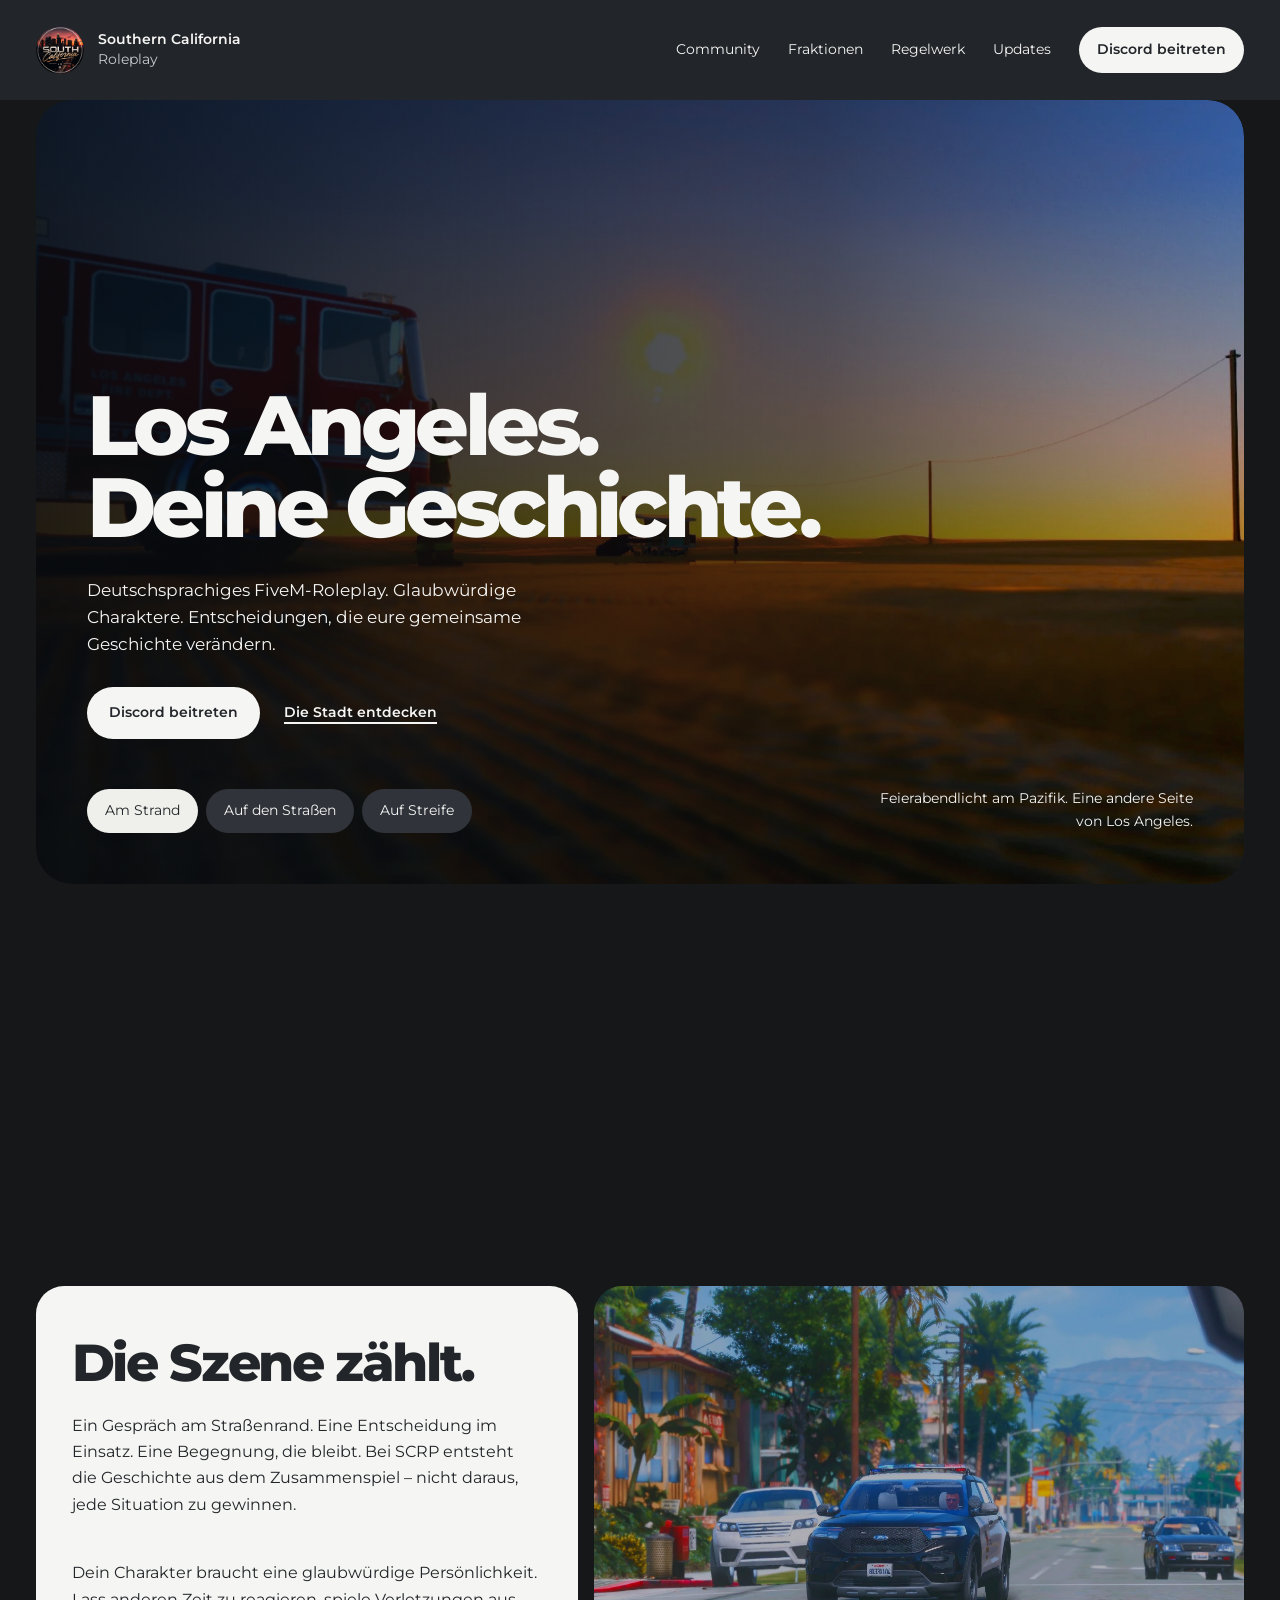
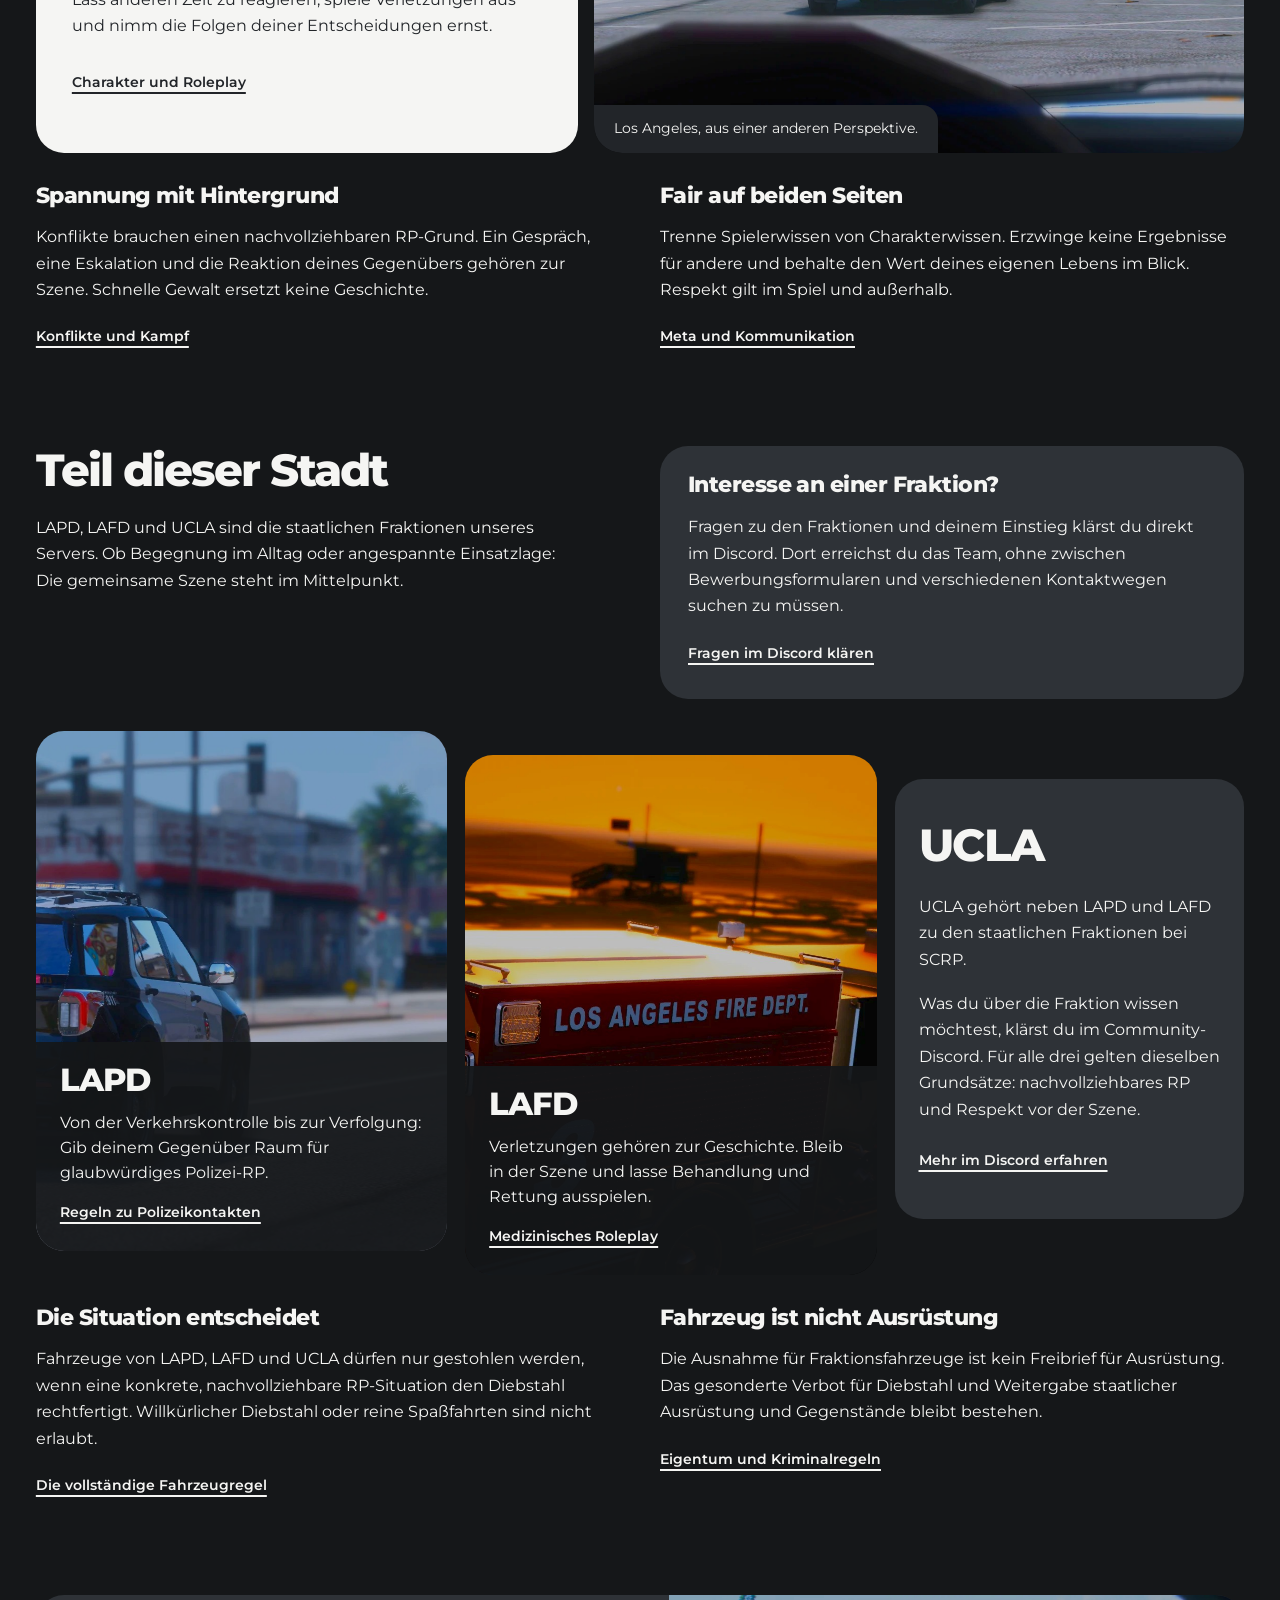
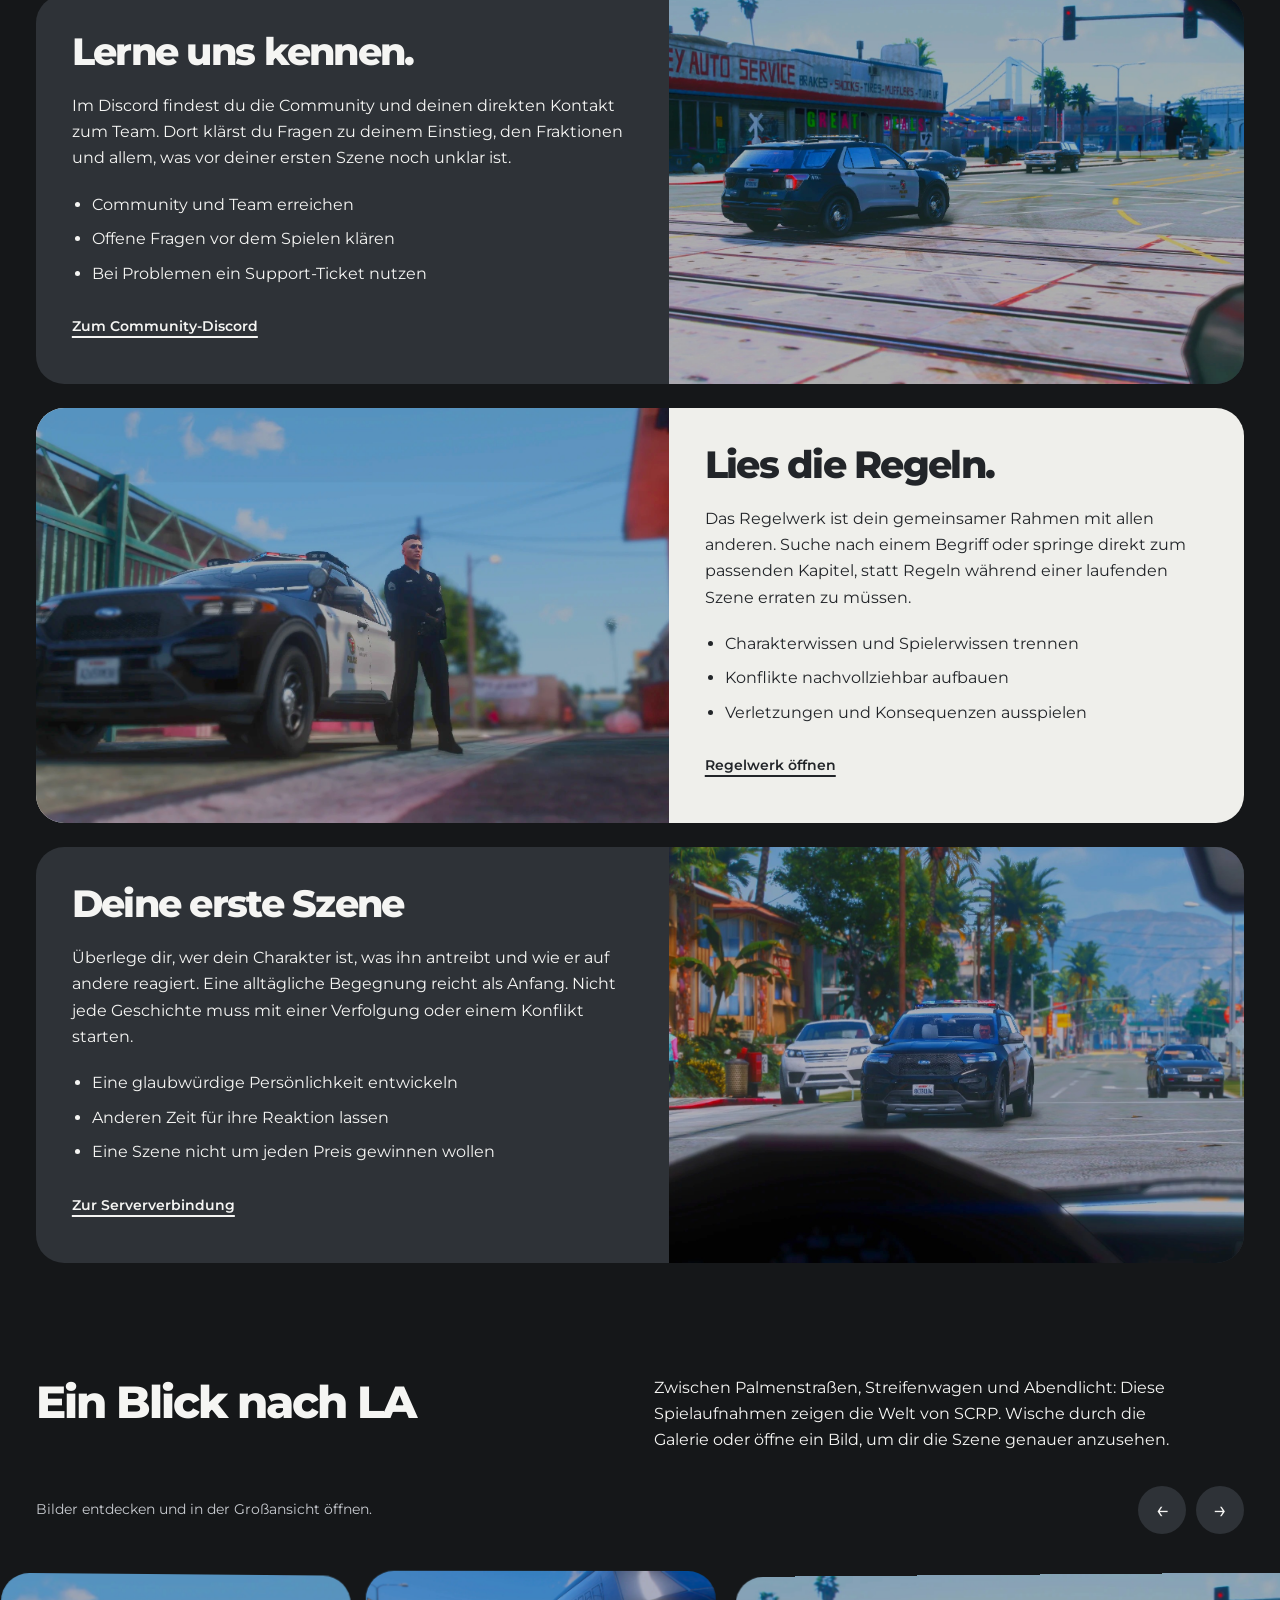
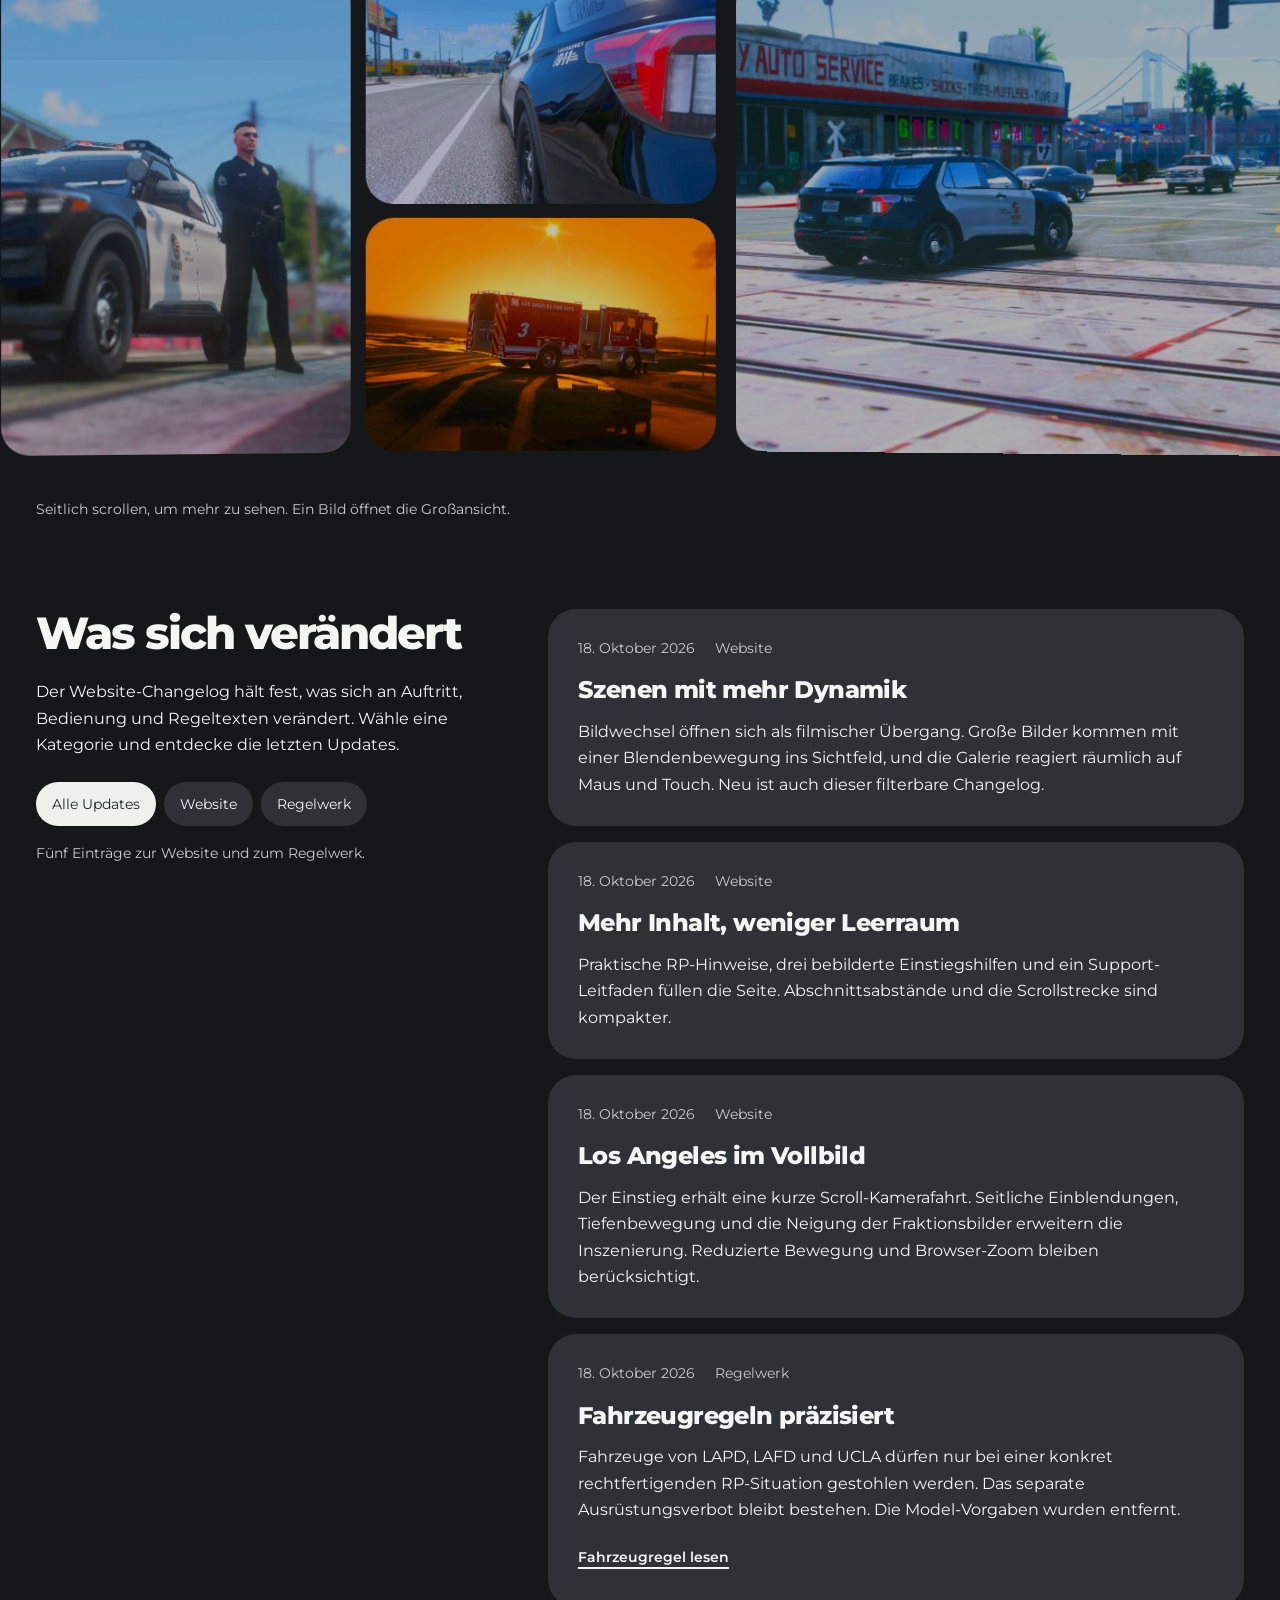
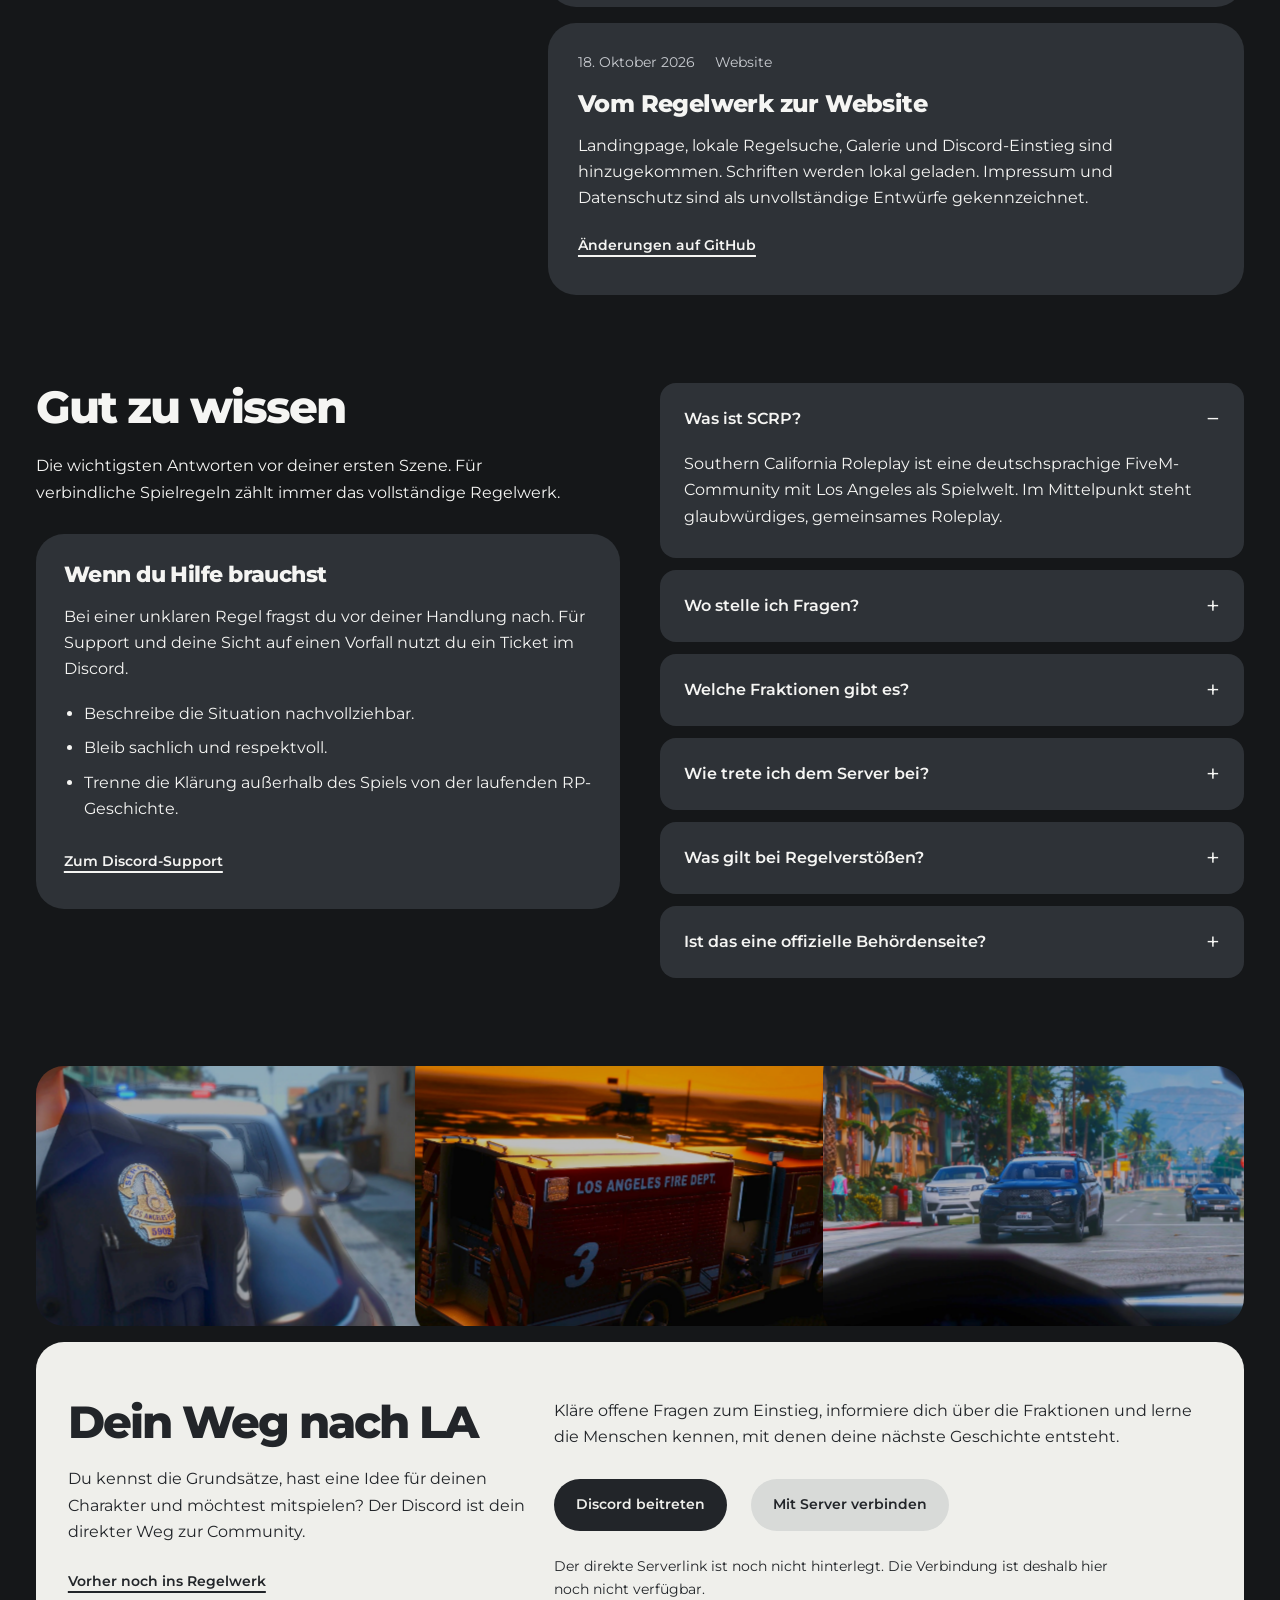
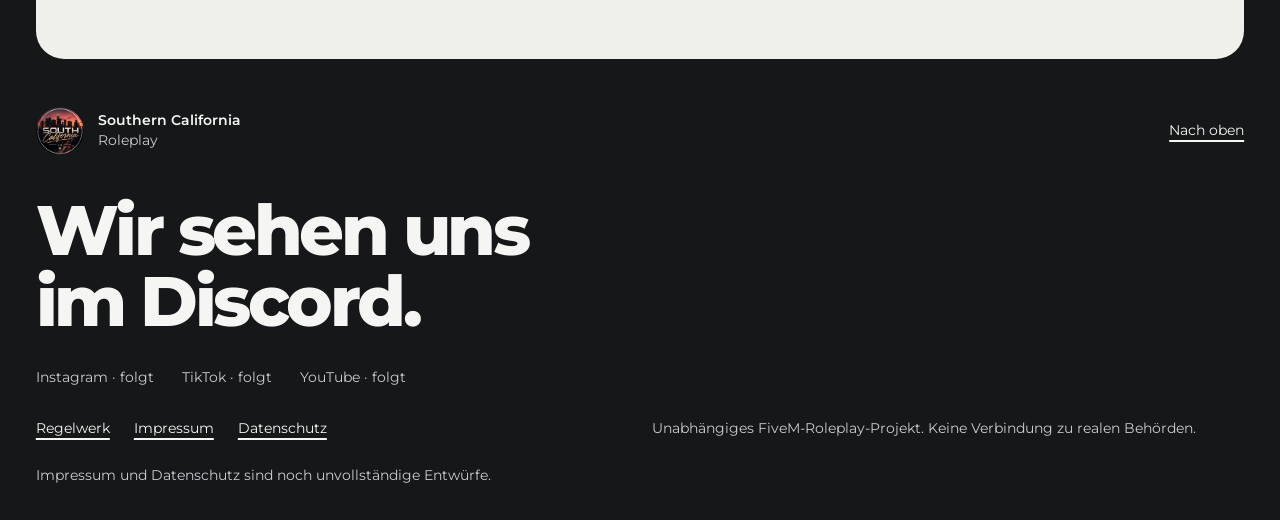
<file: index.html>
<!doctype html>
<html lang="de">
<head>
  <meta charset="utf-8">
  <meta name="viewport" content="width=device-width, initial-scale=1">
  <meta name="description" content="Southern California Roleplay: deutschsprachiges FiveM-Roleplay in Los Angeles. Entdecke die Community, lies das Regelwerk und finde deinen Einstieg über Discord.">
  <meta name="theme-color" content="#222529">
  <meta property="og:title" content="Southern California Roleplay">
  <meta property="og:description" content="Los Angeles. Deine Geschichte. Deutschsprachiges FiveM-Roleplay mit nachvollziehbaren Entscheidungen und gemeinsamen Geschichten.">
  <meta property="og:type" content="website">
  <title>Southern California Roleplay</title>
  <link rel="icon" href="img/logo.png" type="image/png">
  <link rel="preload" href="img/13.jpg" as="image">
  <link rel="stylesheet" href="assets/css/site.css">
  <script defer src="assets/js/config.js"></script>
  <script defer src="assets/js/site.js"></script>
  <script defer src="assets/js/motion.js"></script>
</head>
<body>
  <a class="skip-link" href="#main">Zum Inhalt</a>
  <header class="site-header" id="top">
    <a class="brand" href="index.html" aria-label="Southern California Roleplay – Startseite">
      <img src="img/logo.png" alt="" width="48" height="48"><span>Southern California<small>Roleplay</small></span>
    </a>
    <button class="menu-toggle" aria-expanded="false" aria-controls="site-nav" hidden>Menü</button>
    <nav class="site-nav" id="site-nav" aria-label="Hauptnavigation">
      <a href="#community">Community</a><a href="#fraktionen">Fraktionen</a><a href="regelwerk.html">Regelwerk</a><a href="#updates">Updates</a>
      <a class="button button-small" data-discord href="https://discord.gg/sVNPNm3pQf">Discord beitreten</a>
    </nav>
  </header>
  <main id="main">
    <section class="landing-hero" aria-labelledby="hero-title">
      <div class="hero-stage">
        <div class="hero-image" id="hero-scene"><img src="img/13.jpg" alt="Ein LAFD-Löschfahrzeug am Strand im Sonnenuntergang – Spielaufnahme aus dem Projekt" width="1919" height="1079" fetchpriority="high" data-scene-image></div>
        <div class="hero-copy">
          <div class="hero-main"><h1 id="hero-title"><span class="headline-line"><span>Los Angeles.</span></span><span class="headline-line"><span>Deine Geschichte.</span></span></h1><p>Deutschsprachiges FiveM-Roleplay. Glaubwürdige Charaktere. Entscheidungen, die eure gemeinsame Geschichte verändern.</p><div class="actions"><a class="button" data-discord href="https://discord.gg/sVNPNm3pQf">Discord beitreten</a><a class="text-link" href="#community">Die Stadt entdecken</a></div></div>
        </div>
        <div class="scene-bar" hidden data-scene-controls>
          <div class="scene-options" role="group" aria-label="Spieleindruck auswählen">
            <button type="button" class="scene-choice" data-scene="sunset" aria-pressed="true" aria-controls="hero-scene">Am Strand</button>
            <button type="button" class="scene-choice" data-scene="streets" aria-pressed="false" aria-controls="hero-scene">Auf den Straßen</button>
            <button type="button" class="scene-choice" data-scene="patrol" aria-pressed="false" aria-controls="hero-scene">Auf Streife</button>
          </div>
          <p class="scene-caption" data-scene-caption role="status" aria-live="polite">Feierabendlicht am Pazifik. Eine andere Seite von Los Angeles.</p>
        </div>
      </div>
    </section>

    <section class="community-section section-space" id="community" aria-labelledby="community-title">
      <div class="community-mosaic">
        <div class="community-statement">
          <h2 id="community-title" data-reveal>Die Szene zählt.</h2>
          <p data-reveal>Ein Gespräch am Straßenrand. Eine Entscheidung im Einsatz. Eine Begegnung, die bleibt. Bei SCRP entsteht die Geschichte aus dem Zusammenspiel – nicht daraus, jede Situation zu gewinnen.</p>
          <p data-reveal>Dein Charakter braucht eine glaubwürdige Persönlichkeit. Lass anderen Zeit zu reagieren, spiele Verletzungen aus und nimm die Folgen deiner Entscheidungen ernst.</p>
          <a class="text-link" href="regelwerk.html#k3">Charakter und Roleplay</a>
        </div>
        <figure class="community-photo"><img src="img/16.jpg" alt="Blick aus einem Fahrzeug auf eine Straße mit Palmen" width="1920" height="1080" loading="lazy"><figcaption>Los Angeles, aus einer anderen Perspektive.</figcaption></figure>
      </div>
      <div class="editorial-grid section-copy community-context">
        <div class="context-block"><h3>Spannung mit Hintergrund</h3><p>Konflikte brauchen einen nachvollziehbaren RP-Grund. Ein Gespräch, eine Eskalation und die Reaktion deines Gegenübers gehören zur Szene. Schnelle Gewalt ersetzt keine Geschichte.</p><a class="text-link" href="regelwerk.html#k5">Konflikte und Kampf</a></div>
        <div class="context-block"><h3>Fair auf beiden Seiten</h3><p>Trenne Spielerwissen von Charakterwissen. Erzwinge keine Ergebnisse für andere und behalte den Wert deines eigenen Lebens im Blick. Respekt gilt im Spiel und außerhalb.</p><a class="text-link" href="regelwerk.html#k8">Meta und Kommunikation</a></div>
      </div>
    </section>

    <section class="factions-section section-space" id="fraktionen" aria-labelledby="factions-title">
      <div class="editorial-grid section-heading faction-intro"><div><h2 id="factions-title" data-reveal>Teil dieser Stadt</h2><p data-reveal>LAPD, LAFD und UCLA sind die staatlichen Fraktionen unseres Servers. Ob Begegnung im Alltag oder angespannte Einsatzlage: Die gemeinsame Szene steht im Mittelpunkt.</p></div><div class="context-block"><h3>Interesse an einer Fraktion?</h3><p>Fragen zu den Fraktionen und deinem Einstieg klärst du direkt im Discord. Dort erreichst du das Team, ohne zwischen Bewerbungsformularen und verschiedenen Kontaktwegen suchen zu müssen.</p><a class="text-link" data-discord href="https://discord.gg/sVNPNm3pQf">Fragen im Discord klären</a></div></div>
      <div class="faction-band"><figure><img src="img/17.jpg" alt="LAPD-Streifenwagen auf einem Boulevard im Spiel" width="1920" height="1080" loading="lazy"><figcaption><span>LAPD</span><p>Von der Verkehrskontrolle bis zur Verfolgung: Gib deinem Gegenüber Raum für glaubwürdiges Polizei-RP.</p><a class="text-link" href="regelwerk.html#k11">Regeln zu Polizeikontakten</a></figcaption></figure><figure><img src="img/12.jpg" alt="LAFD-Löschfahrzeug im Abendlicht im Spiel" width="1920" height="1080" loading="lazy"><figcaption><span>LAFD</span><p>Verletzungen gehören zur Geschichte. Bleib in der Szene und lasse Behandlung und Rettung ausspielen.</p><a class="text-link" href="regelwerk.html#k7">Medizinisches Roleplay</a></figcaption></figure><div class="faction-type"><h3 data-reveal>UCLA</h3><p data-reveal>UCLA gehört neben LAPD und LAFD zu den staatlichen Fraktionen bei SCRP.</p><p>Was du über die Fraktion wissen möchtest, klärst du im Community-Discord. Für alle drei gelten dieselben Grundsätze: nachvollziehbares RP und Respekt vor der Szene.</p><a class="text-link" data-discord href="https://discord.gg/sVNPNm3pQf">Mehr im Discord erfahren</a></div></div>
      <div class="editorial-grid section-copy faction-rules"><div class="context-block"><h3>Die Situation entscheidet</h3><p>Fahrzeuge von LAPD, LAFD und UCLA dürfen nur gestohlen werden, wenn eine konkrete, nachvollziehbare RP-Situation den Diebstahl rechtfertigt. Willkürlicher Diebstahl oder reine Spaßfahrten sind nicht erlaubt.</p><a class="text-link" href="regelwerk.html#k6">Die vollständige Fahrzeugregel</a></div><div class="context-block"><h3>Fahrzeug ist nicht Ausrüstung</h3><p>Die Ausnahme für Fraktionsfahrzeuge ist kein Freibrief für Ausrüstung. Das gesonderte Verbot für Diebstahl und Weitergabe staatlicher Ausrüstung und Gegenstände bleibt bestehen.</p><a class="text-link" href="regelwerk.html#k11">Eigentum und Kriminalregeln</a></div></div>
    </section>

    <section class="entry-section section-space" id="einstieg" aria-labelledby="entry-title">
      <div class="entry-row"><div class="entry-copy"><h2 id="entry-title" data-reveal>Lerne uns kennen.</h2><p data-reveal>Im Discord findest du die Community und deinen direkten Kontakt zum Team. Dort klärst du Fragen zu deinem Einstieg, den Fraktionen und allem, was vor deiner ersten Szene noch unklar ist.</p><ul class="entry-points"><li>Community und Team erreichen</li><li>Offene Fragen vor dem Spielen klären</li><li>Bei Problemen ein Support-Ticket nutzen</li></ul><a class="text-link" data-discord href="https://discord.gg/sVNPNm3pQf">Zum Community-Discord</a></div><img class="entry-photo" src="img/18.jpg" alt="Spielaufnahme einer belebten Kreuzung in Los Angeles" width="1920" height="1080" loading="lazy"></div>
      <div class="entry-row"><div class="entry-copy"><h2 data-reveal>Lies die Regeln.</h2><p data-reveal>Das Regelwerk ist dein gemeinsamer Rahmen mit allen anderen. Suche nach einem Begriff oder springe direkt zum passenden Kapitel, statt Regeln während einer laufenden Szene erraten zu müssen.</p><ul class="entry-points"><li>Charakterwissen und Spielerwissen trennen</li><li>Konflikte nachvollziehbar aufbauen</li><li>Verletzungen und Konsequenzen ausspielen</li></ul><a class="text-link" href="regelwerk.html">Regelwerk öffnen</a></div><img class="entry-photo" src="img/20.jpg" alt="Officer neben einem Streifenwagen in der virtuellen Spielwelt" width="1920" height="1080" loading="lazy"></div>
      <div class="entry-row"><div class="entry-copy"><h2 data-reveal>Deine erste Szene</h2><p data-reveal>Überlege dir, wer dein Charakter ist, was ihn antreibt und wie er auf andere reagiert. Eine alltägliche Begegnung reicht als Anfang. Nicht jede Geschichte muss mit einer Verfolgung oder einem Konflikt starten.</p><ul class="entry-points"><li>Eine glaubwürdige Persönlichkeit entwickeln</li><li>Anderen Zeit für ihre Reaktion lassen</li><li>Eine Szene nicht um jeden Preis gewinnen wollen</li></ul><a class="text-link" href="#verbinden">Zur Serververbindung</a></div><img class="entry-photo" src="img/16.jpg" alt="Blick auf eine Palmenstraße aus dem Inneren eines Fahrzeugs" width="1920" height="1080" loading="lazy"></div>
    </section>

    <section class="gallery-section section-space" id="einblicke" aria-labelledby="gallery-title">
      <div class="editorial-grid section-heading gallery-intro"><h2 id="gallery-title" data-reveal>Ein Blick nach LA</h2><p>Zwischen Palmenstraßen, Streifenwagen und Abendlicht: Diese Spielaufnahmen zeigen die Welt von SCRP. Wische durch die Galerie oder öffne ein Bild, um dir die Szene genauer anzusehen.</p></div>
      <div class="gallery-toolbar" data-gallery-controls hidden><p>Bilder entdecken und in der Großansicht öffnen.</p><div role="group" aria-label="Galerie bewegen"><button class="round-control" type="button" data-gallery-back aria-controls="gallery-track" aria-label="Galerie nach links">←</button><button class="round-control" type="button" data-gallery-forward aria-controls="gallery-track" aria-label="Galerie nach rechts">→</button></div></div>
      <div class="gallery-track" id="gallery-track" aria-label="Bildergalerie; horizontal scrollbar">
        <a class="gallery-item gallery-tall" href="img/20.jpg" data-gallery data-caption="Officer am Streifenwagen"><img src="img/20.jpg" alt="Officer am Streifenwagen – Bild vergrößern" width="1920" height="1080" loading="lazy"></a>
        <div class="gallery-stack"><a class="gallery-item" href="img/15.jpg" data-gallery data-caption="Streifenwagen, Heckansicht"><img src="img/15.jpg" alt="Heckansicht eines Streifenwagens – Bild vergrößern" width="1920" height="1080" loading="lazy"></a><a class="gallery-item" href="img/11.jpg" data-gallery data-caption="Feuerwehr bei Sonnenuntergang"><img src="img/11.jpg" alt="Feuerwehr bei Sonnenuntergang – Bild vergrößern" width="1920" height="1080" loading="lazy"></a></div>
        <a class="gallery-item gallery-wide" href="img/18.jpg" data-gallery data-caption="Streifenwagen an einer Kreuzung"><img src="img/18.jpg" alt="Streifenwagen an einer Kreuzung – Bild vergrößern" width="1920" height="1080" loading="lazy"></a>
        <a class="gallery-item gallery-tall" href="img/22.jpg" data-gallery data-caption="Officer am Einsatzfahrzeug"><img src="img/22.jpg" alt="Officer am Einsatzfahrzeug – Bild vergrößern" width="1920" height="1080" loading="lazy"></a>
      </div><p class="gallery-hint">Seitlich scrollen, um mehr zu sehen. Ein Bild öffnet die Großansicht.</p>
    </section>

    <section class="updates-section section-space" id="updates" aria-labelledby="updates-title">
      <div class="updates-intro"><h2 id="updates-title" data-reveal>Was sich verändert</h2><p>Der Website-Changelog hält fest, was sich an Auftritt, Bedienung und Regeltexten verändert. Wähle eine Kategorie und entdecke die letzten Updates.</p><div class="update-filters" data-update-filters hidden role="group" aria-label="Changelog filtern"><button type="button" data-update-filter="all" aria-pressed="true">Alle Updates</button><button type="button" data-update-filter="website" aria-pressed="false">Website</button><button type="button" data-update-filter="rules" aria-pressed="false">Regelwerk</button></div><p class="update-status" data-update-status role="status" aria-live="polite">Fünf Einträge zur Website und zum Regelwerk.</p></div>
      <div class="update-list">
        <article class="update-entry" data-update-category="website"><div class="update-meta"><time datetime="2026-10-18">18. Oktober 2026</time><span>Website</span></div><h3>Szenen mit mehr Dynamik</h3><p>Bildwechsel öffnen sich als filmischer Übergang. Große Bilder kommen mit einer Blendenbewegung ins Sichtfeld, und die Galerie reagiert räumlich auf Maus und Touch. Neu ist auch dieser filterbare Changelog.</p></article>
        <article class="update-entry" data-update-category="website"><div class="update-meta"><time datetime="2026-10-18">18. Oktober 2026</time><span>Website</span></div><h3>Mehr Inhalt, weniger Leerraum</h3><p>Praktische RP-Hinweise, drei bebilderte Einstiegshilfen und ein Support-Leitfaden füllen die Seite. Abschnittsabstände und die Scrollstrecke sind kompakter.</p></article>
        <article class="update-entry" data-update-category="website"><div class="update-meta"><time datetime="2026-10-18">18. Oktober 2026</time><span>Website</span></div><h3>Los Angeles im Vollbild</h3><p>Der Einstieg erhält eine kurze Scroll-Kamerafahrt. Seitliche Einblendungen, Tiefenbewegung und die Neigung der Fraktionsbilder erweitern die Inszenierung. Reduzierte Bewegung und Browser-Zoom bleiben berücksichtigt.</p></article>
        <article class="update-entry" data-update-category="rules"><div class="update-meta"><time datetime="2026-10-18">18. Oktober 2026</time><span>Regelwerk</span></div><h3>Fahrzeugregeln präzisiert</h3><p>Fahrzeuge von LAPD, LAFD und UCLA dürfen nur bei einer konkret rechtfertigenden RP-Situation gestohlen werden. Das separate Ausrüstungsverbot bleibt bestehen. Die Model-Vorgaben wurden entfernt.</p><a class="text-link" href="regelwerk.html#k6">Fahrzeugregel lesen</a></article>
        <article class="update-entry" data-update-category="website"><div class="update-meta"><time datetime="2026-10-18">18. Oktober 2026</time><span>Website</span></div><h3>Vom Regelwerk zur Website</h3><p>Landingpage, lokale Regelsuche, Galerie und Discord-Einstieg sind hinzugekommen. Schriften werden lokal geladen. Impressum und Datenschutz sind als unvollständige Entwürfe gekennzeichnet.</p><a class="text-link" href="https://github.com/gmtv27david/scrp-regelwerk/commits/main/">Änderungen auf GitHub</a></article>
      </div>
    </section>

    <section class="faq-section editorial-grid section-space" aria-labelledby="faq-title"><div class="faq-intro"><h2 id="faq-title" data-reveal>Gut zu wissen</h2><p>Die wichtigsten Antworten vor deiner ersten Szene. Für verbindliche Spielregeln zählt immer das vollständige Regelwerk.</p><div class="support-guide"><h3>Wenn du Hilfe brauchst</h3><p>Bei einer unklaren Regel fragst du vor deiner Handlung nach. Für Support und deine Sicht auf einen Vorfall nutzt du ein Ticket im Discord.</p><ul><li>Beschreibe die Situation nachvollziehbar.</li><li>Bleib sachlich und respektvoll.</li><li>Trenne die Klärung außerhalb des Spiels von der laufenden RP-Geschichte.</li></ul><a class="text-link" data-discord href="https://discord.gg/sVNPNm3pQf">Zum Discord-Support</a></div></div><div class="faq-copy">
      <details class="faq-item" open><summary>Was ist SCRP?</summary><p>Southern California Roleplay ist eine deutschsprachige FiveM-Community mit Los Angeles als Spielwelt. Im Mittelpunkt steht glaubwürdiges, gemeinsames Roleplay.</p></details>
      <details class="faq-item"><summary>Wo stelle ich Fragen?</summary><p>Im <a data-discord href="https://discord.gg/sVNPNm3pQf">Discord</a> erreichst du die Community und das Team. Für Support nutzt du ein Ticket. Ein Kontaktformular gibt es hier nicht.</p></details>
      <details class="faq-item"><summary>Welche Fraktionen gibt es?</summary><p>Als staatliche Fraktionen gibt es LAPD, LAFD und UCLA. Informationen dazu erhältst du im Discord.</p></details>
      <details class="faq-item"><summary>Wie trete ich dem Server bei?</summary><p data-join-answer>Den direkten Verbindungslink findest du hier, sobald die Serveradresse hinterlegt ist. Bis dahin hilft dir das Team im Discord weiter.</p></details>
      <details class="faq-item"><summary>Was gilt bei Regelverstößen?</summary><p>Es gilt das Null-Verwarnungs-Prinzip: Ein Regelverstoß führt zunächst zu einem Bann. Über ein Support-Ticket kannst du deine Sicht schildern, bevor abschließend über die Strafe entschieden wird.</p></details>
      <details class="faq-item"><summary>Ist das eine offizielle Behördenseite?</summary><p>Nein. SCRP ist ein unabhängiges Roleplay-Projekt. Fraktionen, Fahrzeuge und Spielszenen sind Teil einer virtuellen Spielwelt, keine Angebote realer Behörden.</p></details>
    </div></section>

    <section class="connect-section" id="verbinden" aria-labelledby="connect-title"><div class="connect-images"><img src="img/21.jpg" alt="Sergeant vor einem Streifenwagen im Spiel" width="1920" height="1080" loading="lazy"><img src="img/12.jpg" alt="Feuerwehrfahrzeug im Abendlicht" width="1920" height="1080" loading="lazy"><img src="img/16.jpg" alt="Palmenstraße aus der Fahrzeugperspektive" width="1920" height="1080" loading="lazy"></div><div class="connect-content editorial-grid"><div class="connect-intro"><h2 id="connect-title" data-reveal>Dein Weg nach LA</h2><p>Du kennst die Grundsätze, hast eine Idee für deinen Charakter und möchtest mitspielen? Der Discord ist dein direkter Weg zur Community.</p><a class="text-link" href="regelwerk.html">Vorher noch ins Regelwerk</a></div><div><p data-reveal>Kläre offene Fragen zum Einstieg, informiere dich über die Fraktionen und lerne die Menschen kennen, mit denen deine nächste Geschichte entsteht.</p><div class="actions"><a class="button" data-discord href="https://discord.gg/sVNPNm3pQf">Discord beitreten</a><a class="button button-secondary" data-connect href="#server-hinweis" aria-describedby="server-hinweis">Mit Server verbinden</a></div><p class="connection-note" id="server-hinweis" data-connect-note>Der direkte Serverlink ist noch nicht hinterlegt. Die Verbindung ist deshalb hier noch nicht verfügbar.</p></div></div></section>
  </main>
  <footer class="site-footer"><div class="footer-top"><a class="brand" href="index.html"><img src="img/logo.png" alt="" width="48" height="48"><span>Southern California<small>Roleplay</small></span></a><a href="#top">Nach oben</a></div><a class="footer-invite" data-discord href="https://discord.gg/sVNPNm3pQf">Wir sehen uns<br>im Discord.</a><div class="social-links" aria-label="Weitere Kanäle"><span data-social="instagram">Instagram · folgt</span><span data-social="tiktok">TikTok · folgt</span><span data-social="youtube">YouTube · folgt</span></div><div class="footer-bottom"><nav aria-label="Weitere Seiten"><a href="regelwerk.html">Regelwerk</a><a href="impressum.html">Impressum</a><a href="datenschutz.html">Datenschutz</a></nav><p>Unabhängiges FiveM-Roleplay-Projekt. Keine Verbindung zu realen Behörden.</p><p>Impressum und Datenschutz sind noch unvollständige Entwürfe.</p></div></footer>
</body>
</html>
</file>
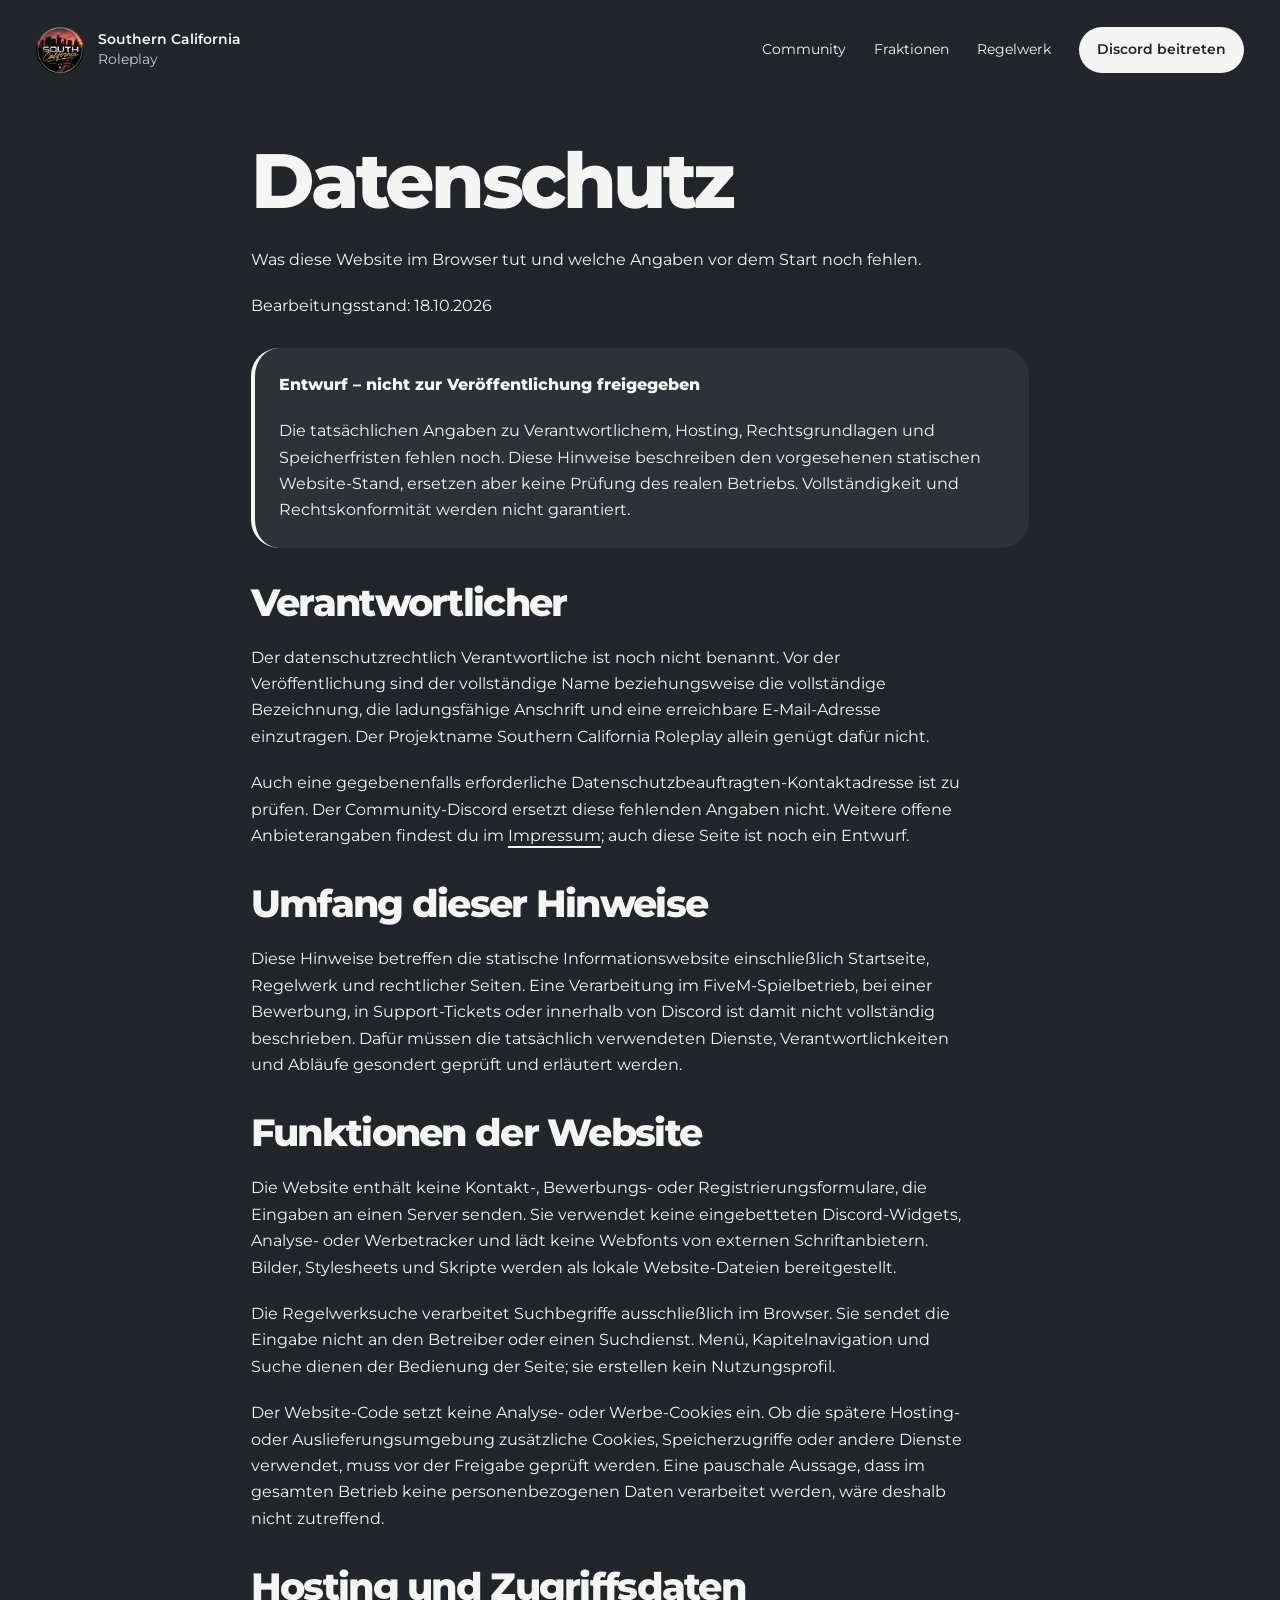
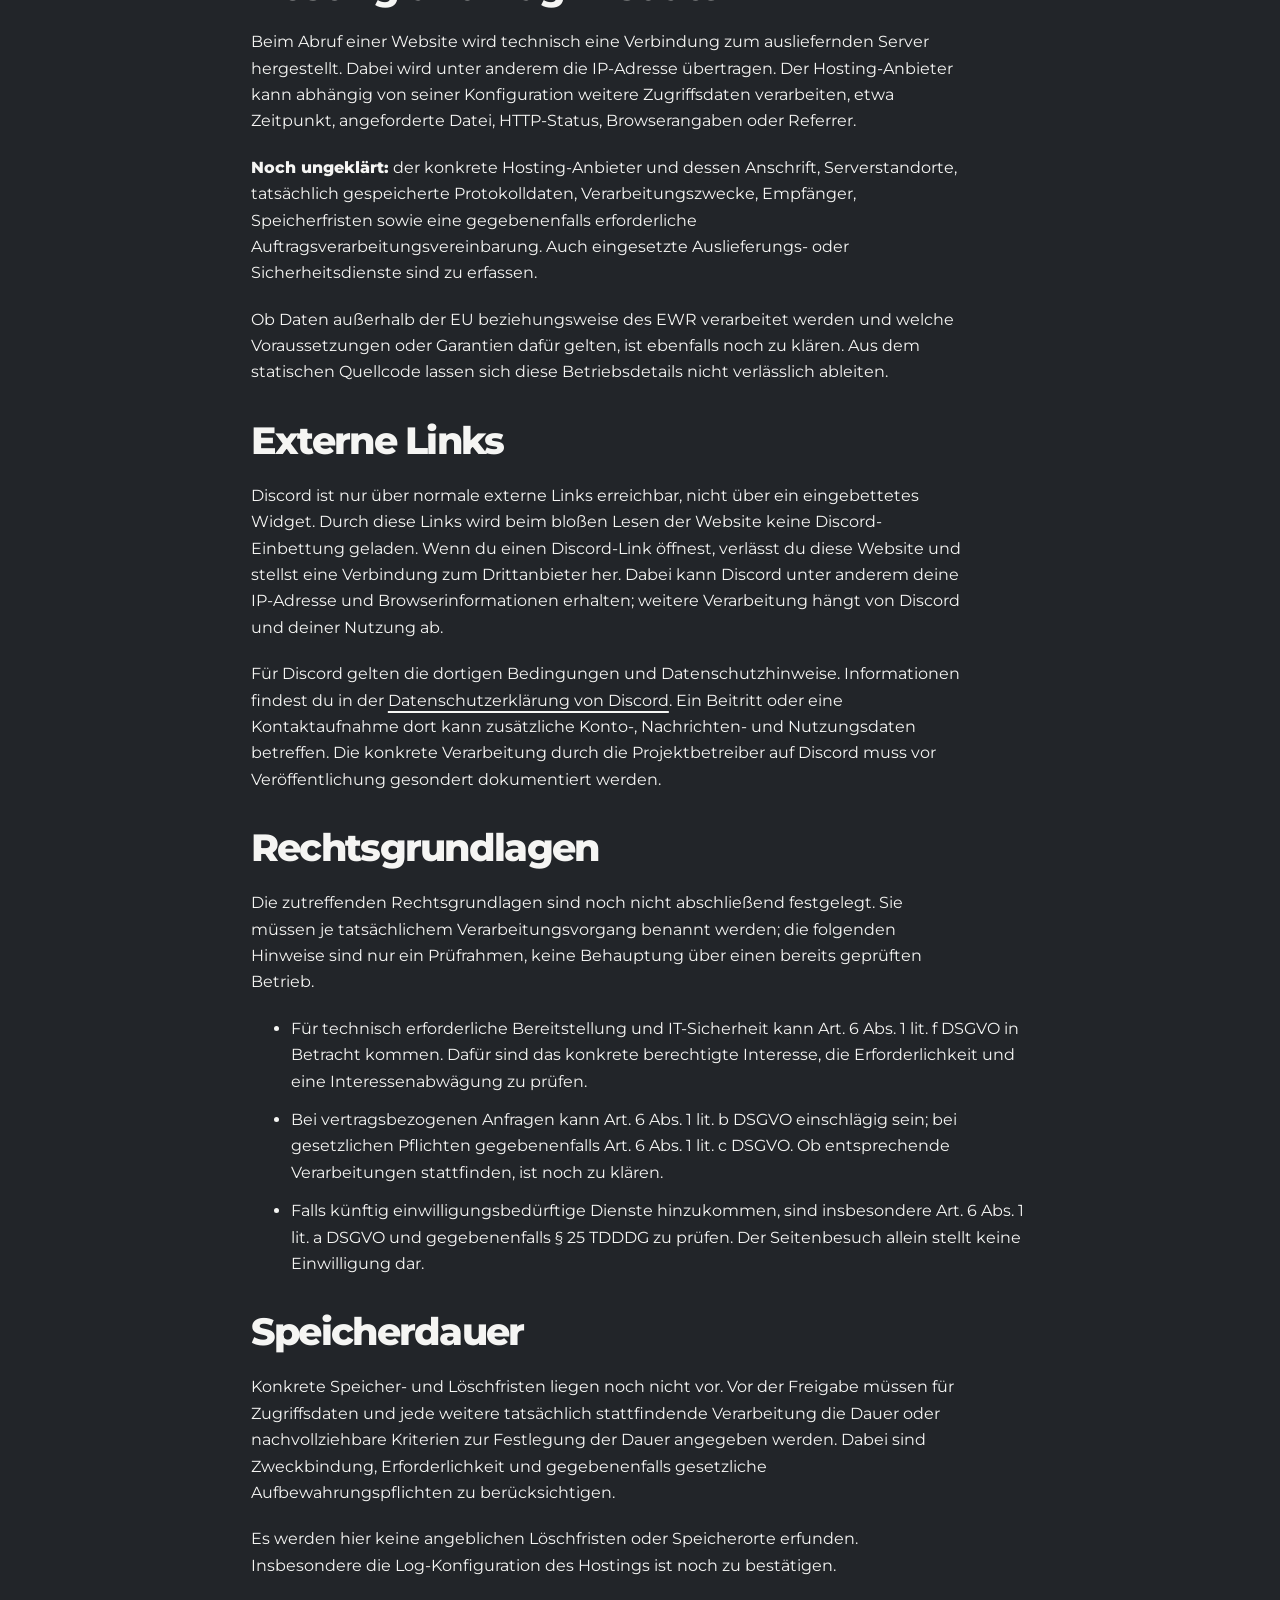
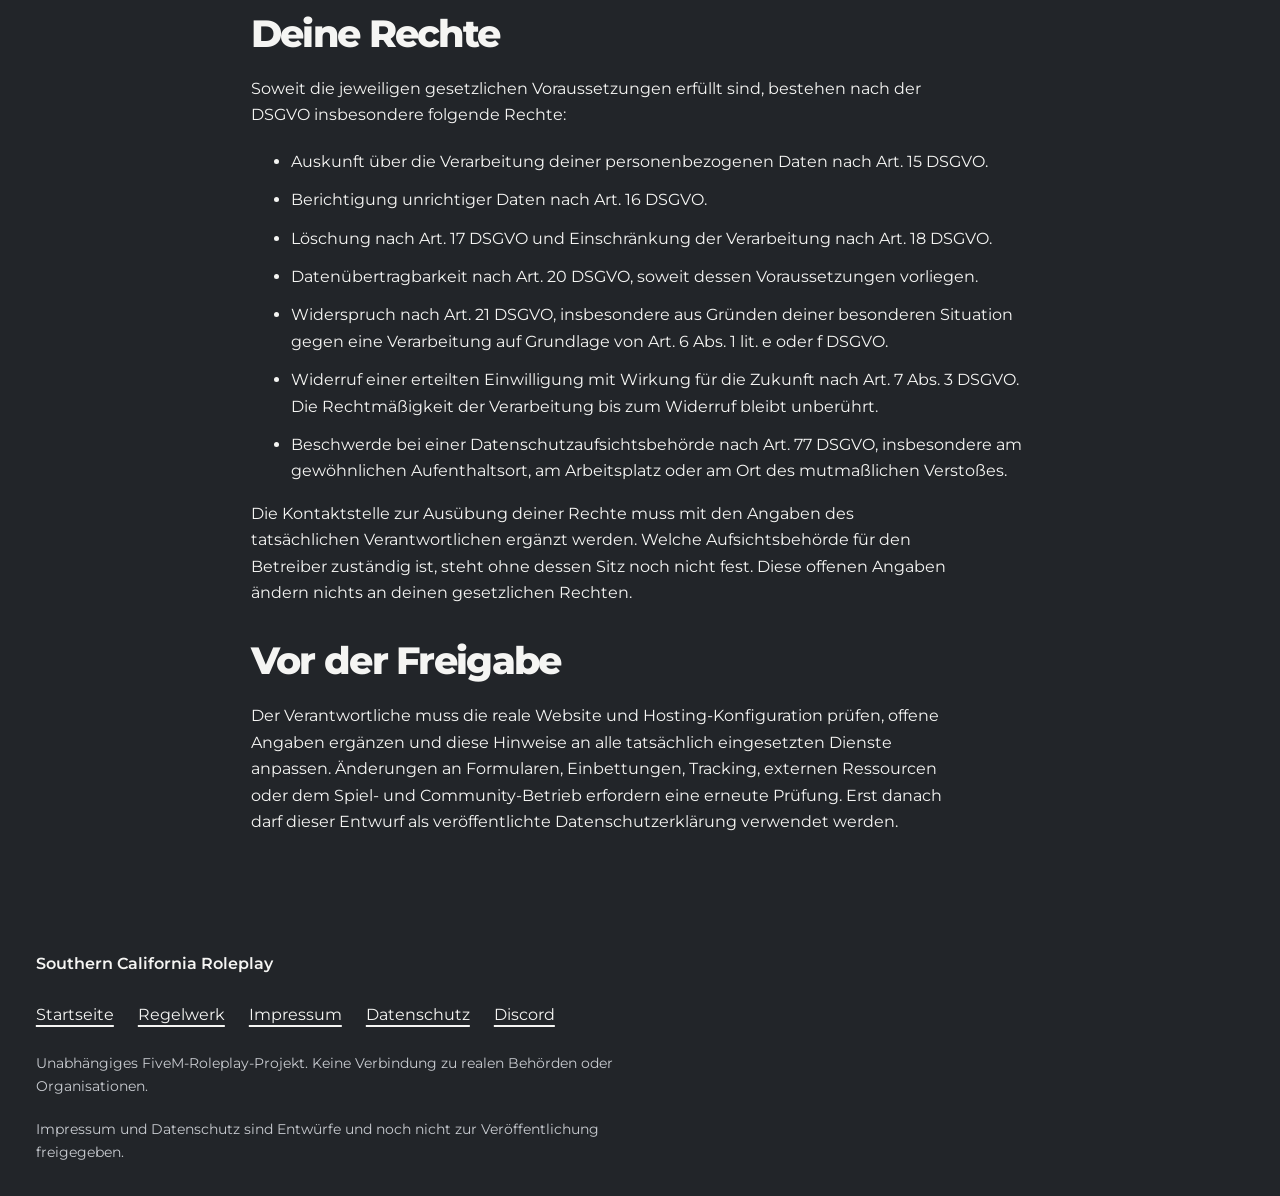
<file: datenschutz.html>
<!doctype html>
<html lang="de">
<head>
  <meta charset="utf-8">
  <meta name="viewport" content="width=device-width, initial-scale=1">
  <meta name="robots" content="noindex, nofollow">
  <title>Datenschutz | Southern California Roleplay</title>
  <meta name="description" content="Entwurf der Datenschutzhinweise für die statische Website von Southern California Roleplay mit transparent gekennzeichneten offenen Angaben.">
  <link rel="icon" href="img/logo.png" type="image/png">
  <link rel="stylesheet" href="assets/css/site.css">
  <script defer src="assets/js/config.js"></script>
  <script defer src="assets/js/site.js"></script>
</head>
<body>
  <a class="skip-link" href="#main">Zum Inhalt</a>
  <header class="site-header">
    <a class="brand" href="index.html"><img src="img/logo.png" alt="" width="48" height="48"><span>Southern California<small>Roleplay</small></span></a>
    <button class="menu-toggle" type="button" aria-expanded="false" aria-controls="site-nav" hidden>Menü</button>
    <nav class="site-nav" aria-label="Hauptnavigation" id="site-nav">
      <a href="index.html#community">Community</a>
      <a href="index.html#fraktionen">Fraktionen</a>
      <a href="regelwerk.html">Regelwerk</a>
      <a class="button button-small" data-discord href="https://discord.gg/sVNPNm3pQf">Discord beitreten</a>
    </nav>
  </header>
  <main id="main" class="document-main">
    <header class="document-hero">
      <h1>Datenschutz</h1>
      <p>Was diese Website im Browser tut und welche Angaben vor dem Start noch fehlen.</p>
      <p class="document-meta">Bearbeitungsstand: <time datetime="2026-10-18">18.10.2026</time></p>
    </header>
    <div class="document-content">
      <aside class="draft-notice" aria-label="Entwurfsstatus">
        <p><strong>Entwurf – nicht zur Veröffentlichung freigegeben</strong></p>
        <p>Die tatsächlichen Angaben zu Verantwortlichem, Hosting, Rechtsgrundlagen und Speicherfristen fehlen noch. Diese Hinweise beschreiben den vorgesehenen statischen Website-Stand, ersetzen aber keine Prüfung des realen Betriebs. Vollständigkeit und Rechtskonformität werden nicht garantiert.</p>
      </aside>
      <section aria-labelledby="verantwortlicher">
        <h2 id="verantwortlicher">Verantwortlicher</h2>
        <p>Der datenschutzrechtlich Verantwortliche ist noch nicht benannt. Vor der Veröffentlichung sind der vollständige Name beziehungsweise die vollständige Bezeichnung, die ladungsfähige Anschrift und eine erreichbare E-Mail-Adresse einzutragen. Der Projektname Southern California Roleplay allein genügt dafür nicht.</p>
        <p>Auch eine gegebenenfalls erforderliche Datenschutzbeauftragten-Kontaktadresse ist zu prüfen. Der Community-Discord ersetzt diese fehlenden Angaben nicht. Weitere offene Anbieterangaben findest du im <a href="impressum.html">Impressum</a>; auch diese Seite ist noch ein Entwurf.</p>
      </section>
      <section aria-labelledby="umfang">
        <h2 id="umfang">Umfang dieser Hinweise</h2>
        <p>Diese Hinweise betreffen die statische Informationswebsite einschließlich Startseite, Regelwerk und rechtlicher Seiten. Eine Verarbeitung im FiveM-Spielbetrieb, bei einer Bewerbung, in Support-Tickets oder innerhalb von Discord ist damit nicht vollständig beschrieben. Dafür müssen die tatsächlich verwendeten Dienste, Verantwortlichkeiten und Abläufe gesondert geprüft und erläutert werden.</p>
      </section>
      <section aria-labelledby="website">
        <h2 id="website">Funktionen der Website</h2>
        <p>Die Website enthält keine Kontakt-, Bewerbungs- oder Registrierungsformulare, die Eingaben an einen Server senden. Sie verwendet keine eingebetteten Discord-Widgets, Analyse- oder Werbetracker und lädt keine Webfonts von externen Schriftanbietern. Bilder, Stylesheets und Skripte werden als lokale Website-Dateien bereitgestellt.</p>
        <p>Die Regelwerksuche verarbeitet Suchbegriffe ausschließlich im Browser. Sie sendet die Eingabe nicht an den Betreiber oder einen Suchdienst. Menü, Kapitelnavigation und Suche dienen der Bedienung der Seite; sie erstellen kein Nutzungsprofil.</p>
        <p>Der Website-Code setzt keine Analyse- oder Werbe-Cookies ein. Ob die spätere Hosting- oder Auslieferungsumgebung zusätzliche Cookies, Speicherzugriffe oder andere Dienste verwendet, muss vor der Freigabe geprüft werden. Eine pauschale Aussage, dass im gesamten Betrieb keine personenbezogenen Daten verarbeitet werden, wäre deshalb nicht zutreffend.</p>
      </section>
      <section aria-labelledby="hosting">
        <h2 id="hosting">Hosting und Zugriffsdaten</h2>
        <p>Beim Abruf einer Website wird technisch eine Verbindung zum ausliefernden Server hergestellt. Dabei wird unter anderem die IP-Adresse übertragen. Der Hosting-Anbieter kann abhängig von seiner Konfiguration weitere Zugriffsdaten verarbeiten, etwa Zeitpunkt, angeforderte Datei, HTTP-Status, Browserangaben oder Referrer.</p>
        <p><strong>Noch ungeklärt:</strong> der konkrete Hosting-Anbieter und dessen Anschrift, Serverstandorte, tatsächlich gespeicherte Protokolldaten, Verarbeitungszwecke, Empfänger, Speicherfristen sowie eine gegebenenfalls erforderliche Auftragsverarbeitungsvereinbarung. Auch eingesetzte Auslieferungs- oder Sicherheitsdienste sind zu erfassen.</p>
        <p>Ob Daten außerhalb der EU beziehungsweise des EWR verarbeitet werden und welche Voraussetzungen oder Garantien dafür gelten, ist ebenfalls noch zu klären. Aus dem statischen Quellcode lassen sich diese Betriebsdetails nicht verlässlich ableiten.</p>
      </section>
      <section aria-labelledby="discord">
        <h2 id="discord">Externe Links</h2>
        <p>Discord ist nur über normale externe Links erreichbar, nicht über ein eingebettetes Widget. Durch diese Links wird beim bloßen Lesen der Website keine Discord-Einbettung geladen. Wenn du einen Discord-Link öffnest, verlässt du diese Website und stellst eine Verbindung zum Drittanbieter her. Dabei kann Discord unter anderem deine IP-Adresse und Browserinformationen erhalten; weitere Verarbeitung hängt von Discord und deiner Nutzung ab.</p>
        <p>Für Discord gelten die dortigen Bedingungen und Datenschutzhinweise. Informationen findest du in der <a href="https://discord.com/privacy">Datenschutzerklärung von Discord</a>. Ein Beitritt oder eine Kontaktaufnahme dort kann zusätzliche Konto-, Nachrichten- und Nutzungsdaten betreffen. Die konkrete Verarbeitung durch die Projektbetreiber auf Discord muss vor Veröffentlichung gesondert dokumentiert werden.</p>
      </section>
      <section aria-labelledby="rechtsgrundlagen">
        <h2 id="rechtsgrundlagen">Rechtsgrundlagen</h2>
        <p>Die zutreffenden Rechtsgrundlagen sind noch nicht abschließend festgelegt. Sie müssen je tatsächlichem Verarbeitungsvorgang benannt werden; die folgenden Hinweise sind nur ein Prüfrahmen, keine Behauptung über einen bereits geprüften Betrieb.</p>
        <ul>
          <li>Für technisch erforderliche Bereitstellung und IT-Sicherheit kann Art. 6 Abs. 1 lit. f DSGVO in Betracht kommen. Dafür sind das konkrete berechtigte Interesse, die Erforderlichkeit und eine Interessenabwägung zu prüfen.</li>
          <li>Bei vertragsbezogenen Anfragen kann Art. 6 Abs. 1 lit. b DSGVO einschlägig sein; bei gesetzlichen Pflichten gegebenenfalls Art. 6 Abs. 1 lit. c DSGVO. Ob entsprechende Verarbeitungen stattfinden, ist noch zu klären.</li>
          <li>Falls künftig einwilligungsbedürftige Dienste hinzukommen, sind insbesondere Art. 6 Abs. 1 lit. a DSGVO und gegebenenfalls § 25 TDDDG zu prüfen. Der Seitenbesuch allein stellt keine Einwilligung dar.</li>
        </ul>
      </section>
      <section aria-labelledby="speicherung">
        <h2 id="speicherung">Speicherdauer</h2>
        <p>Konkrete Speicher- und Löschfristen liegen noch nicht vor. Vor der Freigabe müssen für Zugriffsdaten und jede weitere tatsächlich stattfindende Verarbeitung die Dauer oder nachvollziehbare Kriterien zur Festlegung der Dauer angegeben werden. Dabei sind Zweckbindung, Erforderlichkeit und gegebenenfalls gesetzliche Aufbewahrungspflichten zu berücksichtigen.</p>
        <p>Es werden hier keine angeblichen Löschfristen oder Speicherorte erfunden. Insbesondere die Log-Konfiguration des Hostings ist noch zu bestätigen.</p>
      </section>
      <section aria-labelledby="rechte">
        <h2 id="rechte">Deine Rechte</h2>
        <p>Soweit die jeweiligen gesetzlichen Voraussetzungen erfüllt sind, bestehen nach der DSGVO insbesondere folgende Rechte:</p>
        <ul>
          <li>Auskunft über die Verarbeitung deiner personenbezogenen Daten nach Art. 15 DSGVO.</li>
          <li>Berichtigung unrichtiger Daten nach Art. 16 DSGVO.</li>
          <li>Löschung nach Art. 17 DSGVO und Einschränkung der Verarbeitung nach Art. 18 DSGVO.</li>
          <li>Datenübertragbarkeit nach Art. 20 DSGVO, soweit dessen Voraussetzungen vorliegen.</li>
          <li>Widerspruch nach Art. 21 DSGVO, insbesondere aus Gründen deiner besonderen Situation gegen eine Verarbeitung auf Grundlage von Art. 6 Abs. 1 lit. e oder f DSGVO.</li>
          <li>Widerruf einer erteilten Einwilligung mit Wirkung für die Zukunft nach Art. 7 Abs. 3 DSGVO. Die Rechtmäßigkeit der Verarbeitung bis zum Widerruf bleibt unberührt.</li>
          <li>Beschwerde bei einer Datenschutzaufsichtsbehörde nach Art. 77 DSGVO, insbesondere am gewöhnlichen Aufenthaltsort, am Arbeitsplatz oder am Ort des mutmaßlichen Verstoßes.</li>
        </ul>
        <p>Die Kontaktstelle zur Ausübung deiner Rechte muss mit den Angaben des tatsächlichen Verantwortlichen ergänzt werden. Welche Aufsichtsbehörde für den Betreiber zuständig ist, steht ohne dessen Sitz noch nicht fest. Diese offenen Angaben ändern nichts an deinen gesetzlichen Rechten.</p>
      </section>
      <section aria-labelledby="pruefung">
        <h2 id="pruefung">Vor der Freigabe</h2>
        <p>Der Verantwortliche muss die reale Website und Hosting-Konfiguration prüfen, offene Angaben ergänzen und diese Hinweise an alle tatsächlich eingesetzten Dienste anpassen. Änderungen an Formularen, Einbettungen, Tracking, externen Ressourcen oder dem Spiel- und Community-Betrieb erfordern eine erneute Prüfung. Erst danach darf dieser Entwurf als veröffentlichte Datenschutzerklärung verwendet werden.</p>
      </section>
    </div>
  </main>
  <footer class="site-footer">
    <p class="footer-brand">Southern California <span>Roleplay</span></p>
    <nav class="footer-links" aria-label="Weitere Seiten">
      <a href="index.html">Startseite</a>
      <a href="regelwerk.html">Regelwerk</a>
      <a href="impressum.html">Impressum</a>
      <a href="datenschutz.html" aria-current="page">Datenschutz</a>
      <a data-discord href="https://discord.gg/sVNPNm3pQf">Discord</a>
    </nav>
    <p class="footer-note">Unabhängiges FiveM-Roleplay-Projekt. Keine Verbindung zu realen Behörden oder Organisationen.</p>
    <p class="footer-legal-note">Impressum und Datenschutz sind Entwürfe und noch nicht zur Veröffentlichung freigegeben.</p>
  </footer>
</body>
</html>
</file>
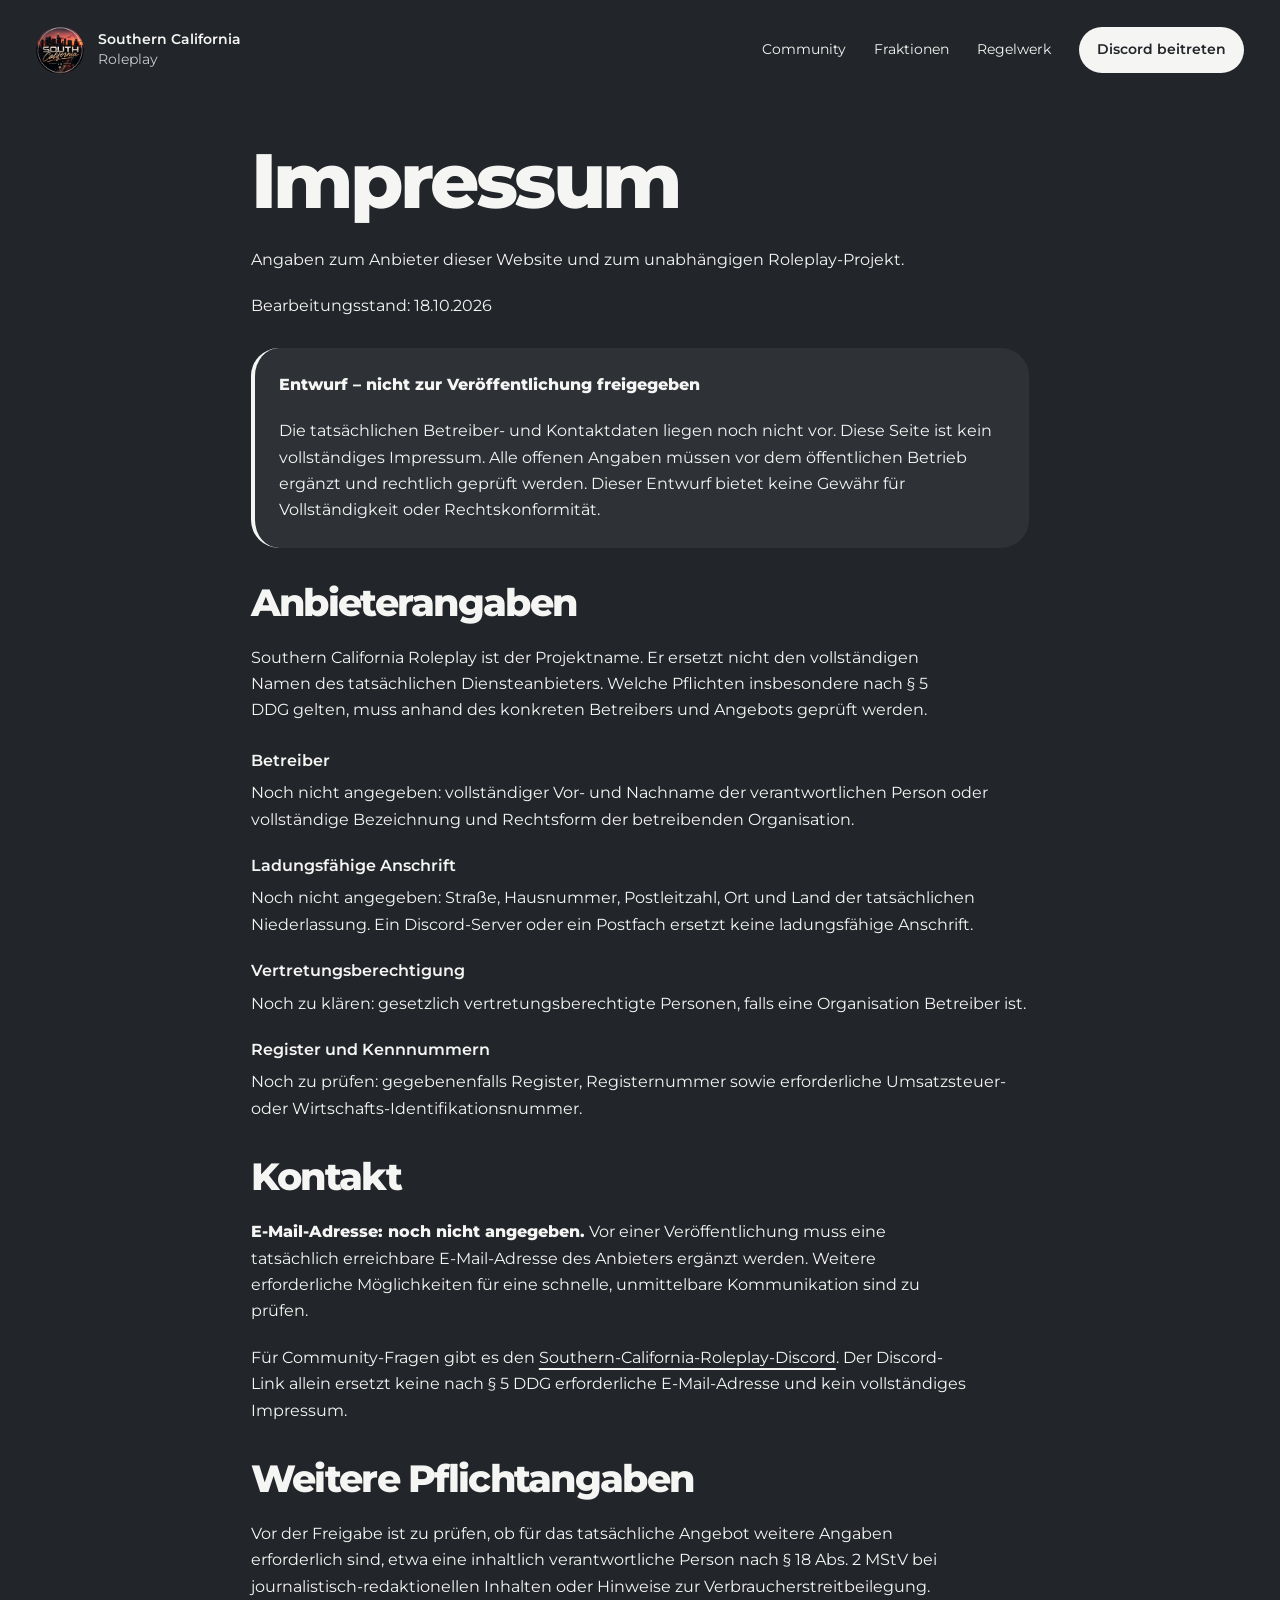
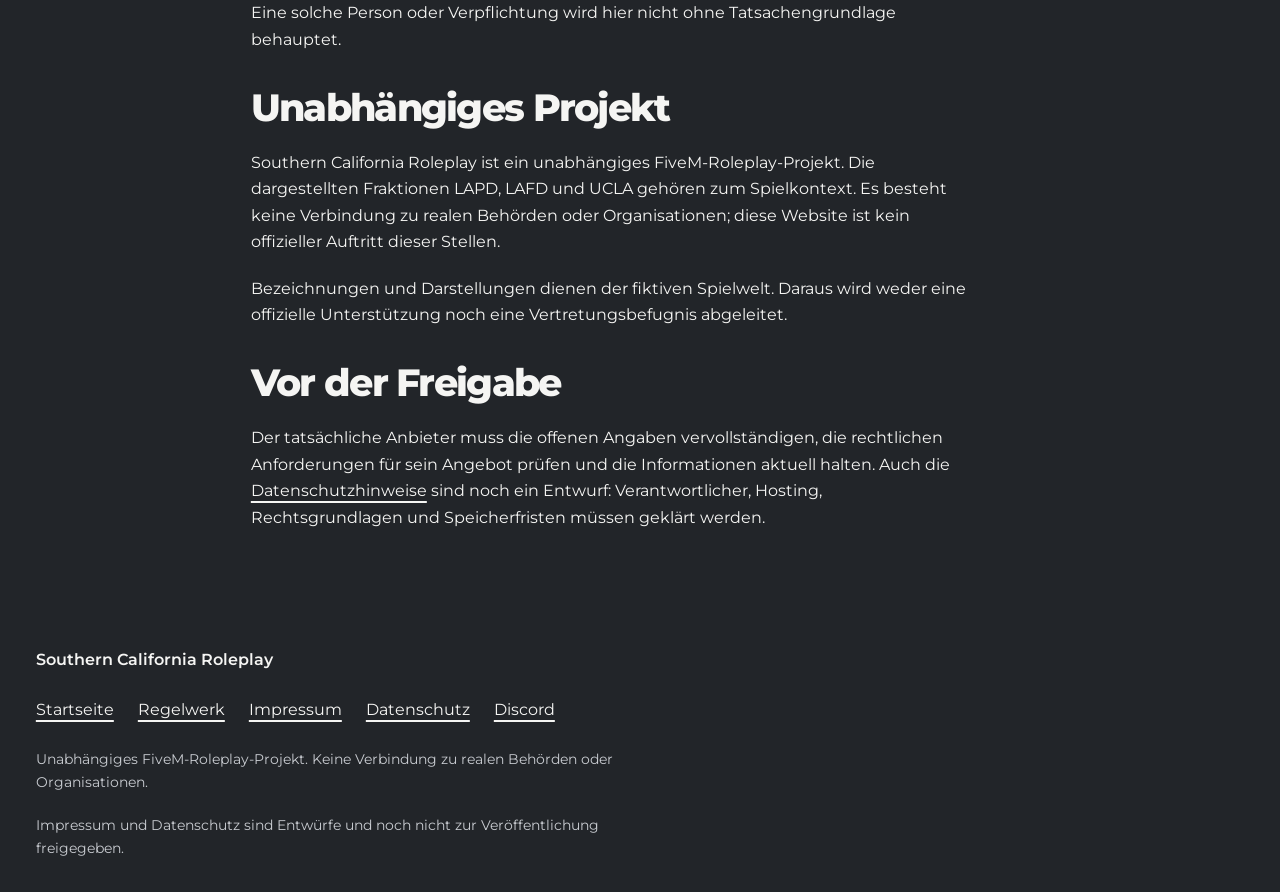
<file: impressum.html>
<!doctype html>
<html lang="de">
<head>
  <meta charset="utf-8">
  <meta name="viewport" content="width=device-width, initial-scale=1">
  <meta name="robots" content="noindex, nofollow">
  <title>Impressum | Southern California Roleplay</title>
  <meta name="description" content="Impressumsentwurf für Southern California Roleplay. Betreiber- und Kontaktangaben müssen vor einer Veröffentlichung ergänzt und geprüft werden.">
  <link rel="icon" href="img/logo.png" type="image/png">
  <link rel="stylesheet" href="assets/css/site.css">
  <script defer src="assets/js/config.js"></script>
  <script defer src="assets/js/site.js"></script>
</head>
<body>
  <a class="skip-link" href="#main">Zum Inhalt</a>
  <header class="site-header">
    <a class="brand" href="index.html"><img src="img/logo.png" alt="" width="48" height="48"><span>Southern California<small>Roleplay</small></span></a>
    <button class="menu-toggle" type="button" aria-expanded="false" aria-controls="site-nav" hidden>Menü</button>
    <nav class="site-nav" aria-label="Hauptnavigation" id="site-nav">
      <a href="index.html#community">Community</a>
      <a href="index.html#fraktionen">Fraktionen</a>
      <a href="regelwerk.html">Regelwerk</a>
      <a class="button button-small" data-discord href="https://discord.gg/sVNPNm3pQf">Discord beitreten</a>
    </nav>
  </header>
  <main id="main" class="document-main">
    <header class="document-hero">
      <h1>Impressum</h1>
      <p>Angaben zum Anbieter dieser Website und zum unabhängigen Roleplay-Projekt.</p>
      <p class="document-meta">Bearbeitungsstand: <time datetime="2026-10-18">18.10.2026</time></p>
    </header>
    <div class="document-content">
      <aside class="draft-notice" aria-label="Entwurfsstatus">
        <p><strong>Entwurf – nicht zur Veröffentlichung freigegeben</strong></p>
        <p>Die tatsächlichen Betreiber- und Kontaktdaten liegen noch nicht vor. Diese Seite ist kein vollständiges Impressum. Alle offenen Angaben müssen vor dem öffentlichen Betrieb ergänzt und rechtlich geprüft werden. Dieser Entwurf bietet keine Gewähr für Vollständigkeit oder Rechtskonformität.</p>
      </aside>
      <section aria-labelledby="anbieter">
        <h2 id="anbieter">Anbieterangaben</h2>
        <p>Southern California Roleplay ist der Projektname. Er ersetzt nicht den vollständigen Namen des tatsächlichen Diensteanbieters. Welche Pflichten insbesondere nach § 5 DDG gelten, muss anhand des konkreten Betreibers und Angebots geprüft werden.</p>
        <dl>
          <dt>Betreiber</dt>
          <dd>Noch nicht angegeben: vollständiger Vor- und Nachname der verantwortlichen Person oder vollständige Bezeichnung und Rechtsform der betreibenden Organisation.</dd>
          <dt>Ladungsfähige Anschrift</dt>
          <dd>Noch nicht angegeben: Straße, Hausnummer, Postleitzahl, Ort und Land der tatsächlichen Niederlassung. Ein Discord-Server oder ein Postfach ersetzt keine ladungsfähige Anschrift.</dd>
          <dt>Vertretungsberechtigung</dt>
          <dd>Noch zu klären: gesetzlich vertretungsberechtigte Personen, falls eine Organisation Betreiber ist.</dd>
          <dt>Register und Kennnummern</dt>
          <dd>Noch zu prüfen: gegebenenfalls Register, Registernummer sowie erforderliche Umsatzsteuer- oder Wirtschafts-Identifikationsnummer.</dd>
        </dl>
      </section>
      <section aria-labelledby="kontakt">
        <h2 id="kontakt">Kontakt</h2>
        <p><strong>E-Mail-Adresse: noch nicht angegeben.</strong> Vor einer Veröffentlichung muss eine tatsächlich erreichbare E-Mail-Adresse des Anbieters ergänzt werden. Weitere erforderliche Möglichkeiten für eine schnelle, unmittelbare Kommunikation sind zu prüfen.</p>
        <p>Für Community-Fragen gibt es den <a data-discord href="https://discord.gg/sVNPNm3pQf">Southern-California-Roleplay-Discord</a>. Der Discord-Link allein ersetzt keine nach § 5 DDG erforderliche E-Mail-Adresse und kein vollständiges Impressum.</p>
      </section>
      <section aria-labelledby="verantwortung">
        <h2 id="verantwortung">Weitere Pflichtangaben</h2>
        <p>Vor der Freigabe ist zu prüfen, ob für das tatsächliche Angebot weitere Angaben erforderlich sind, etwa eine inhaltlich verantwortliche Person nach § 18 Abs. 2 MStV bei journalistisch-redaktionellen Inhalten oder Hinweise zur Verbraucherstreitbeilegung. Eine solche Person oder Verpflichtung wird hier nicht ohne Tatsachengrundlage behauptet.</p>
      </section>
      <section aria-labelledby="projekt">
        <h2 id="projekt">Unabhängiges Projekt</h2>
        <p>Southern California Roleplay ist ein unabhängiges FiveM-Roleplay-Projekt. Die dargestellten Fraktionen LAPD, LAFD und UCLA gehören zum Spielkontext. Es besteht keine Verbindung zu realen Behörden oder Organisationen; diese Website ist kein offizieller Auftritt dieser Stellen.</p>
        <p>Bezeichnungen und Darstellungen dienen der fiktiven Spielwelt. Daraus wird weder eine offizielle Unterstützung noch eine Vertretungsbefugnis abgeleitet.</p>
      </section>
      <section aria-labelledby="freigabe">
        <h2 id="freigabe">Vor der Freigabe</h2>
        <p>Der tatsächliche Anbieter muss die offenen Angaben vervollständigen, die rechtlichen Anforderungen für sein Angebot prüfen und die Informationen aktuell halten. Auch die <a href="datenschutz.html">Datenschutzhinweise</a> sind noch ein Entwurf: Verantwortlicher, Hosting, Rechtsgrundlagen und Speicherfristen müssen geklärt werden.</p>
      </section>
    </div>
  </main>
  <footer class="site-footer">
    <p class="footer-brand">Southern California <span>Roleplay</span></p>
    <nav class="footer-links" aria-label="Weitere Seiten">
      <a href="index.html">Startseite</a>
      <a href="regelwerk.html">Regelwerk</a>
      <a href="impressum.html" aria-current="page">Impressum</a>
      <a href="datenschutz.html">Datenschutz</a>
      <a data-discord href="https://discord.gg/sVNPNm3pQf">Discord</a>
    </nav>
    <p class="footer-note">Unabhängiges FiveM-Roleplay-Projekt. Keine Verbindung zu realen Behörden oder Organisationen.</p>
    <p class="footer-legal-note">Impressum und Datenschutz sind Entwürfe und noch nicht zur Veröffentlichung freigegeben.</p>
  </footer>
</body>
</html>
</file>
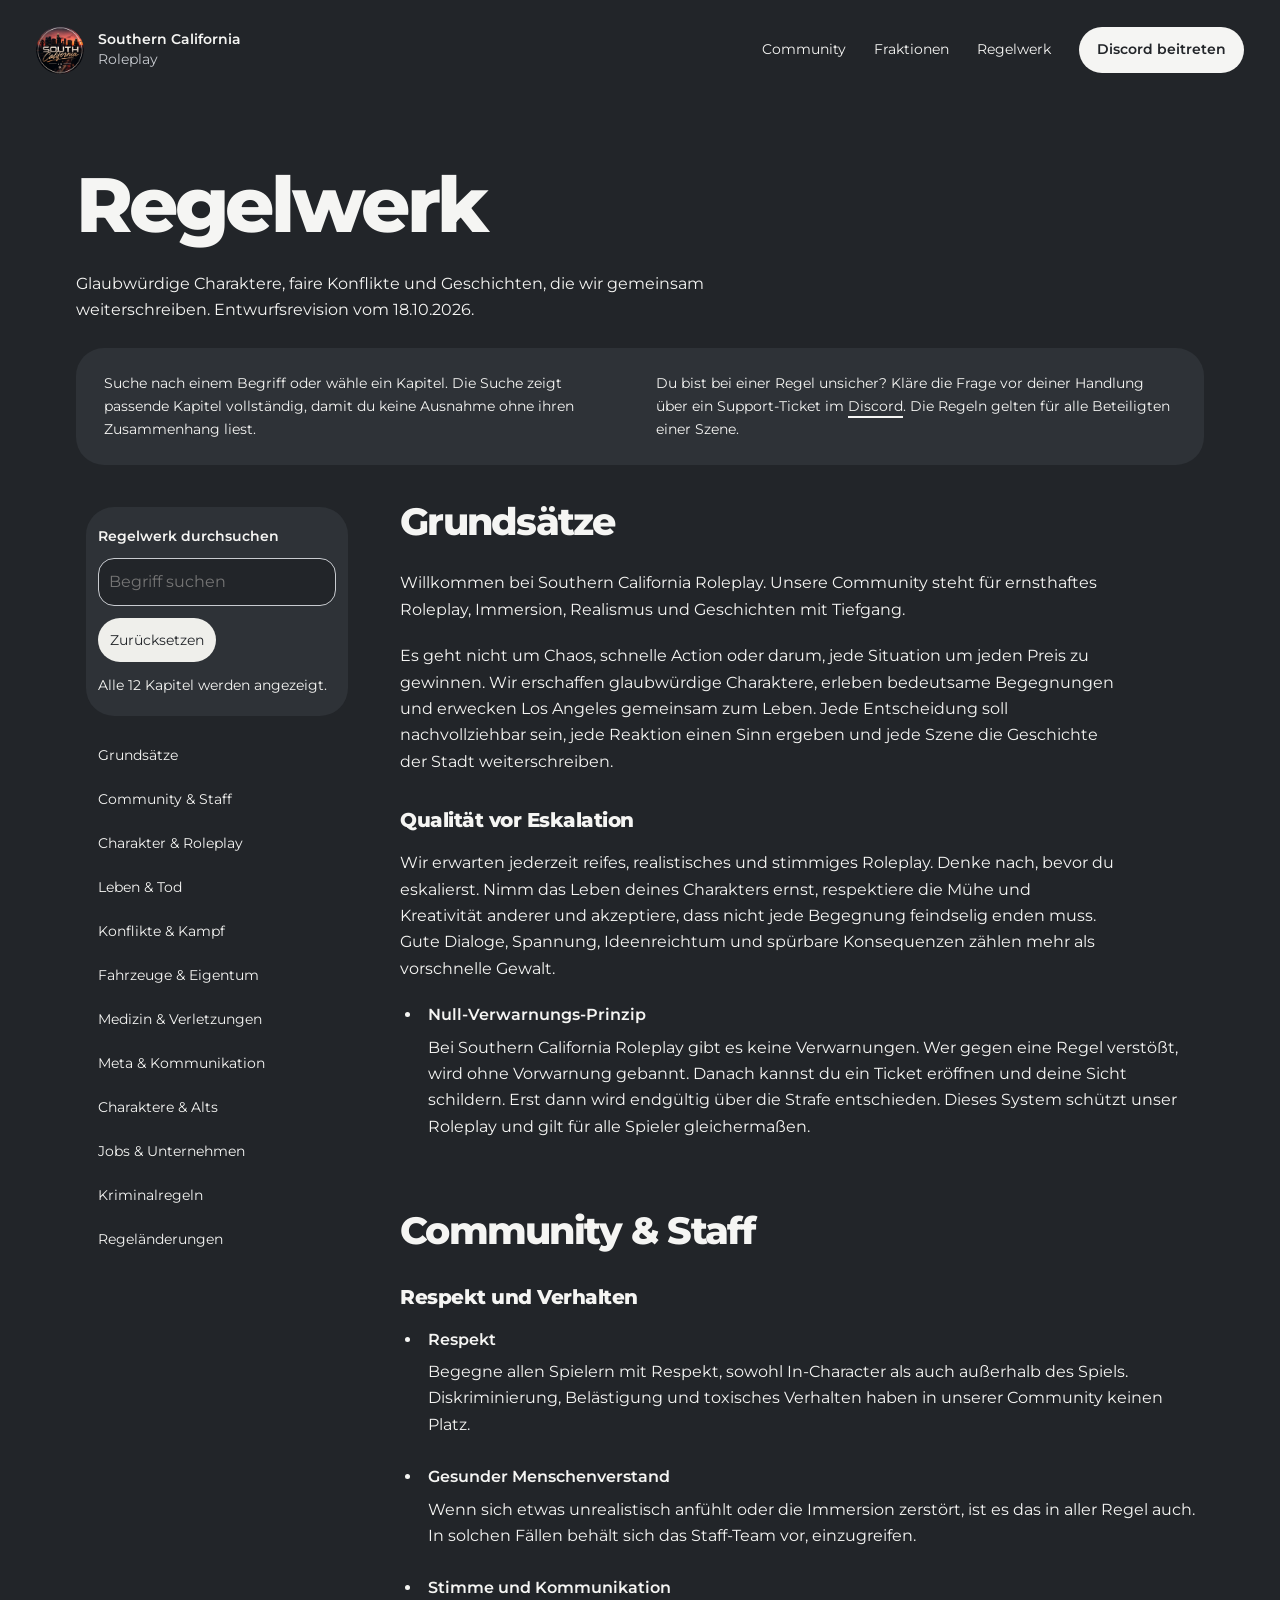
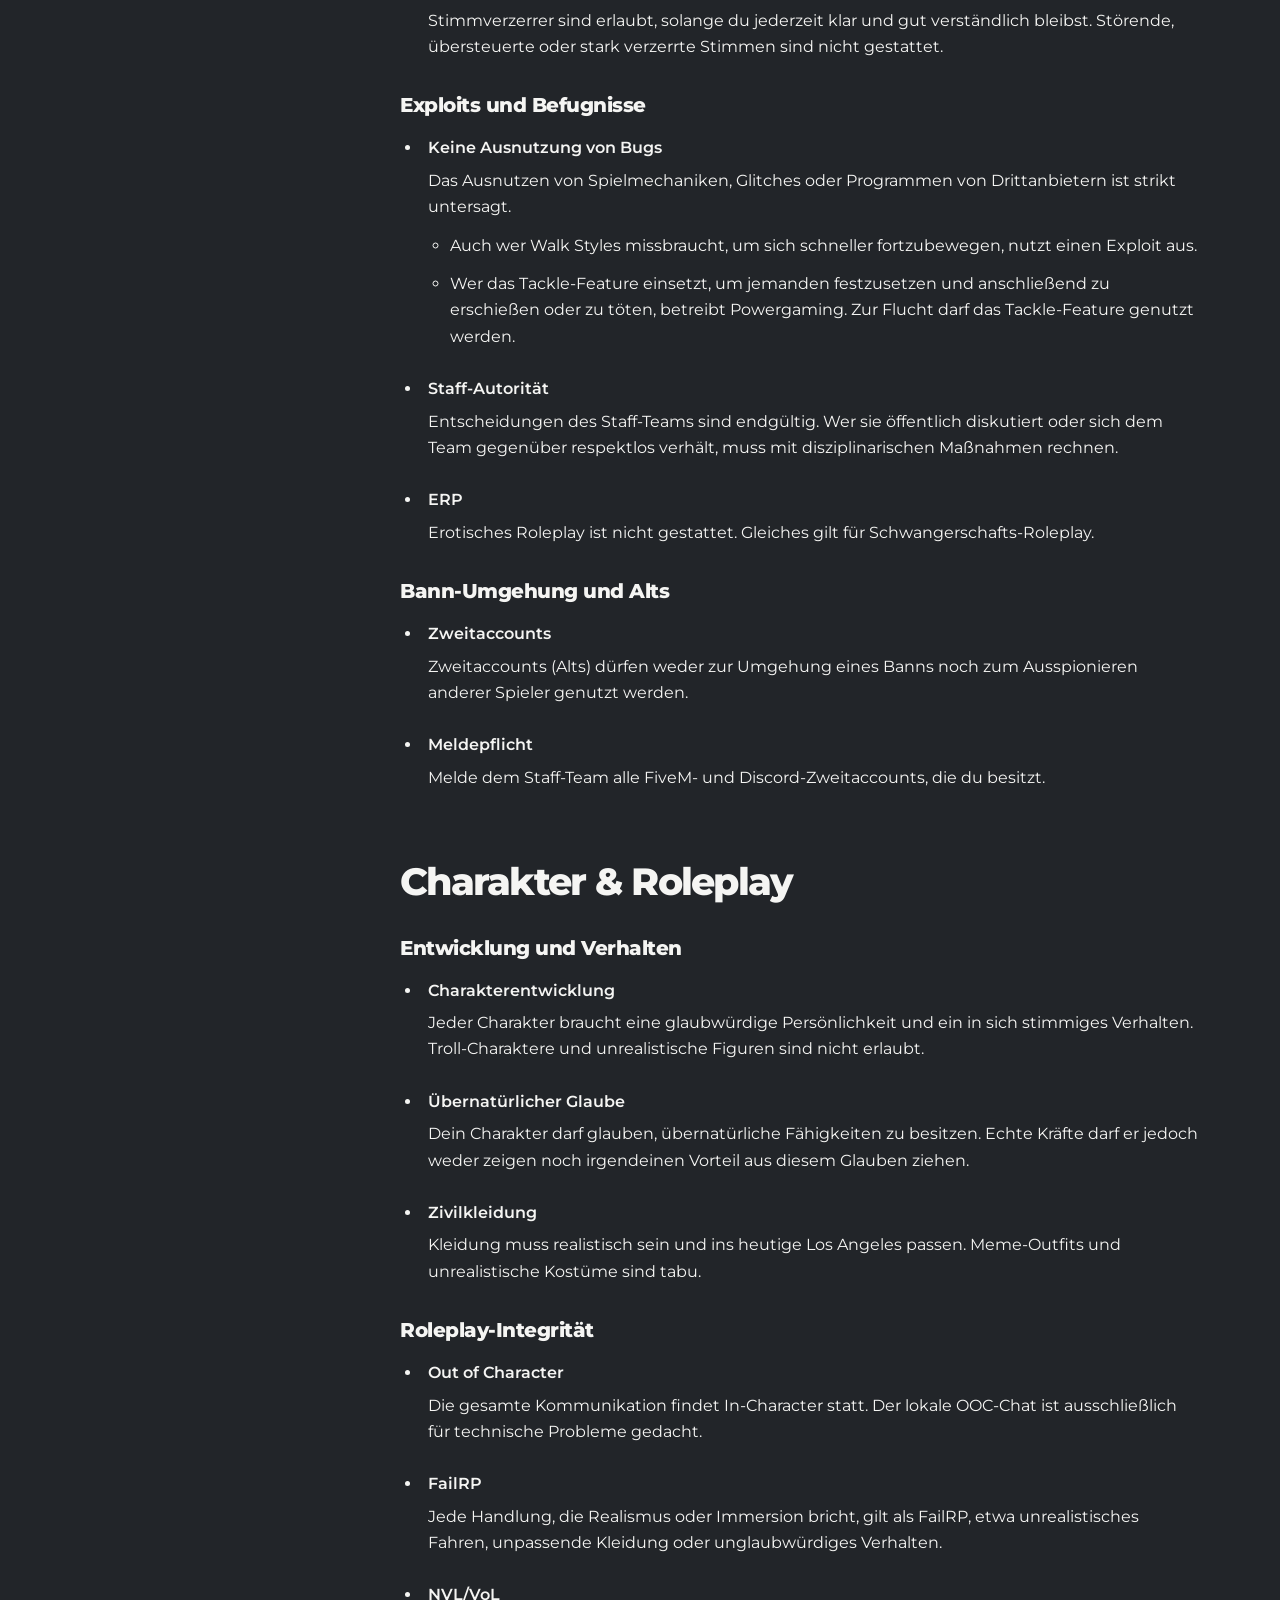
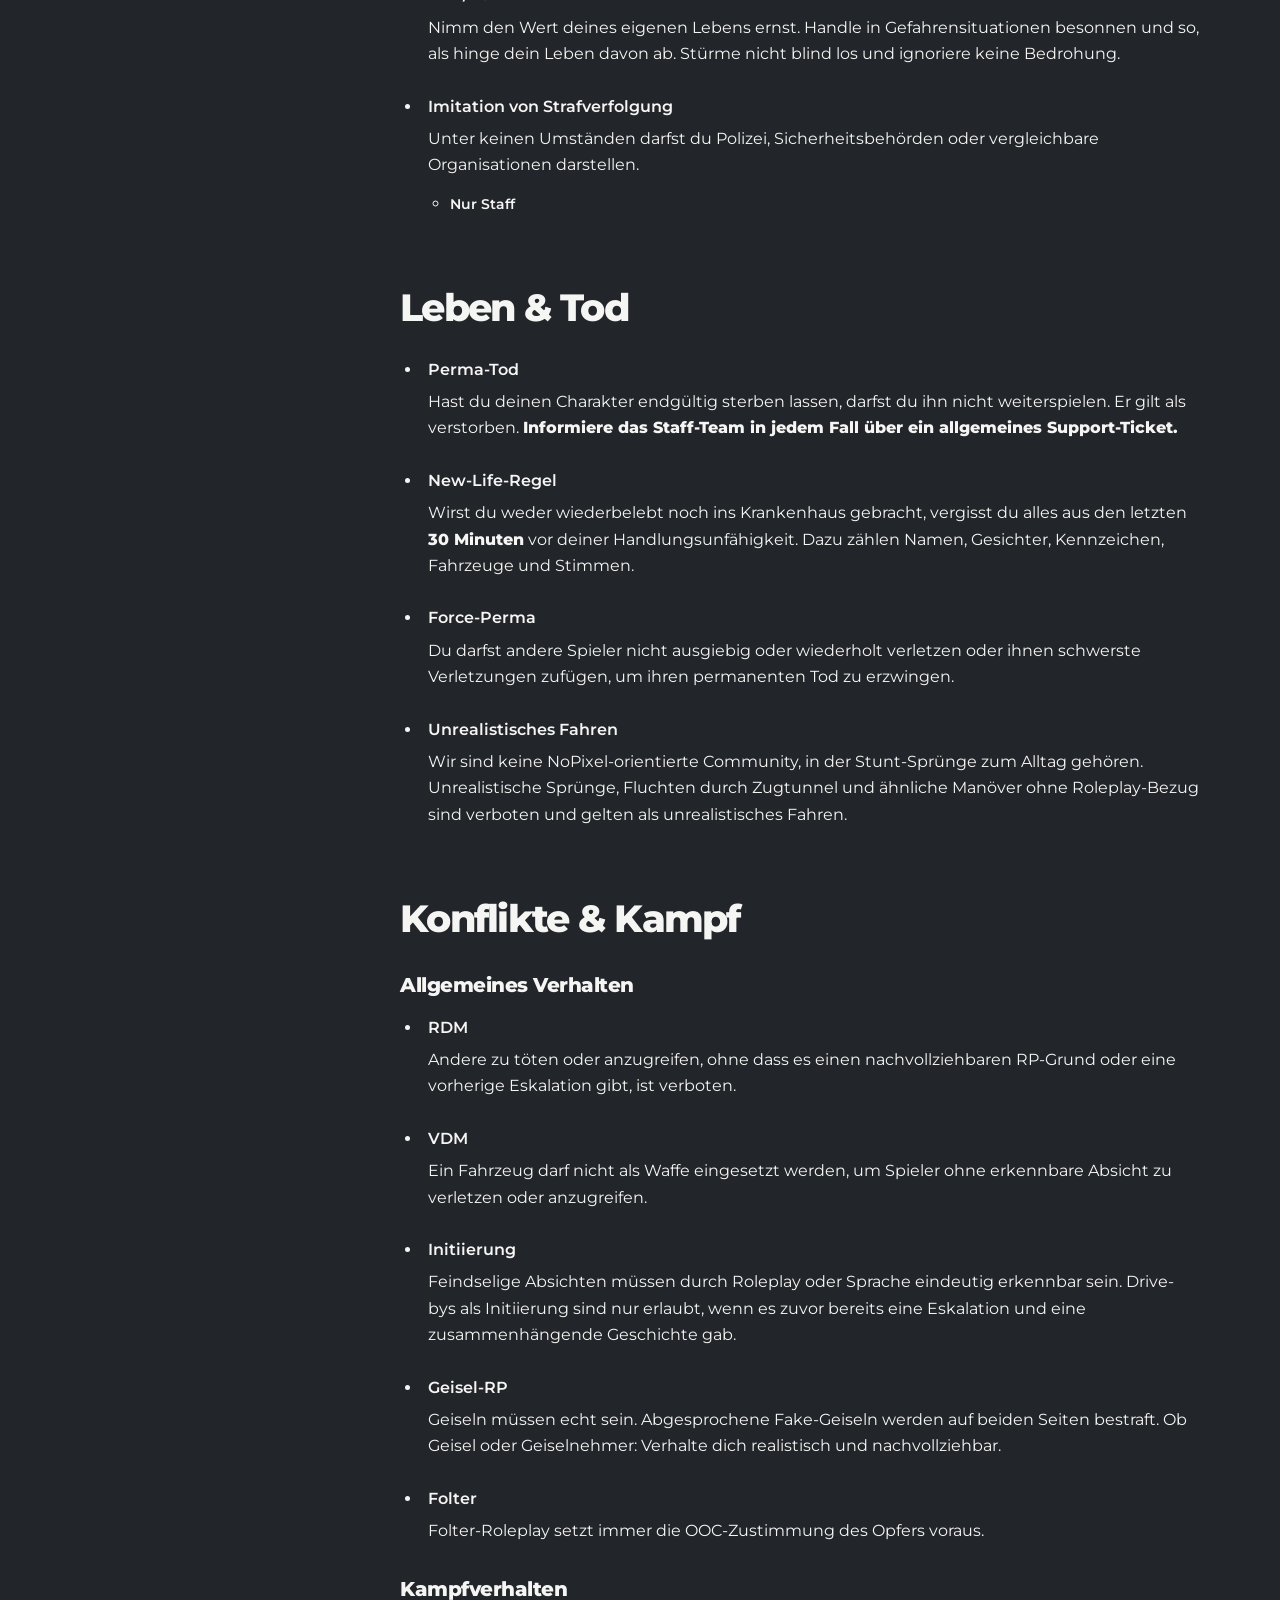
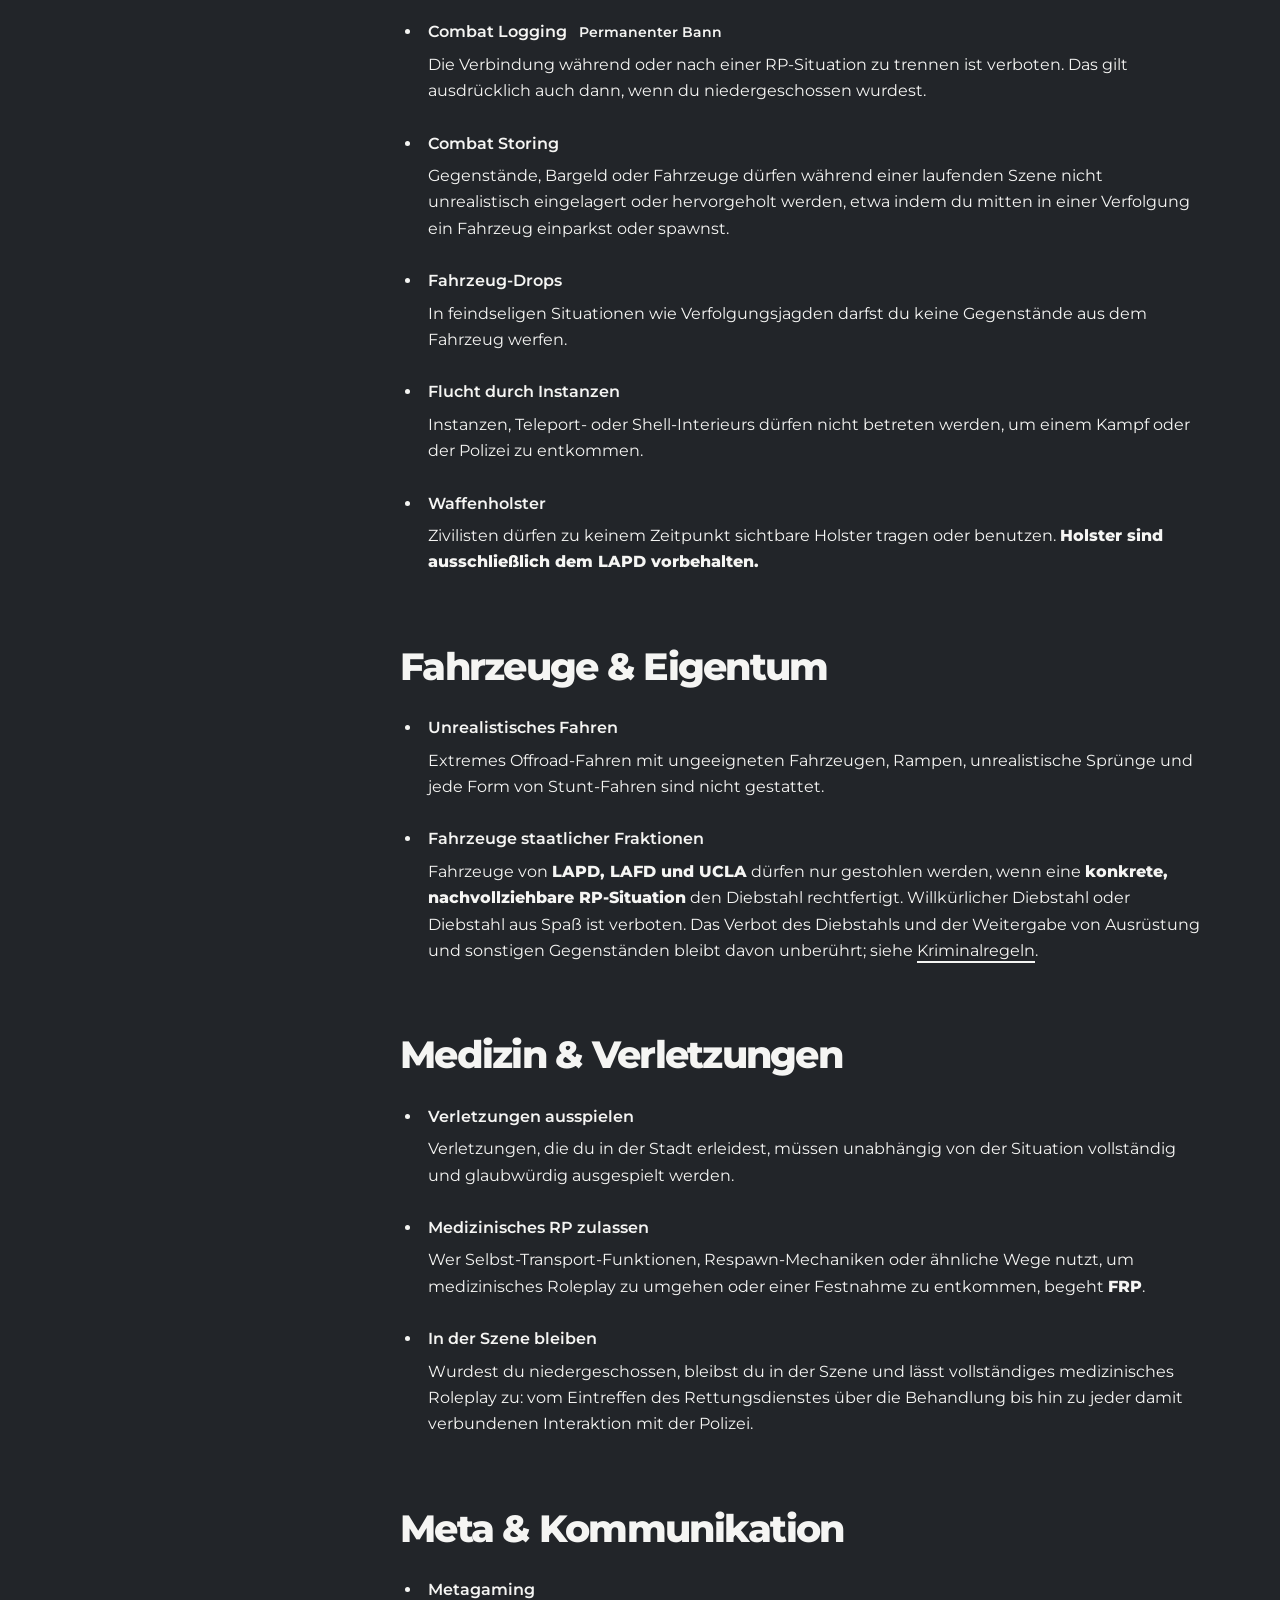
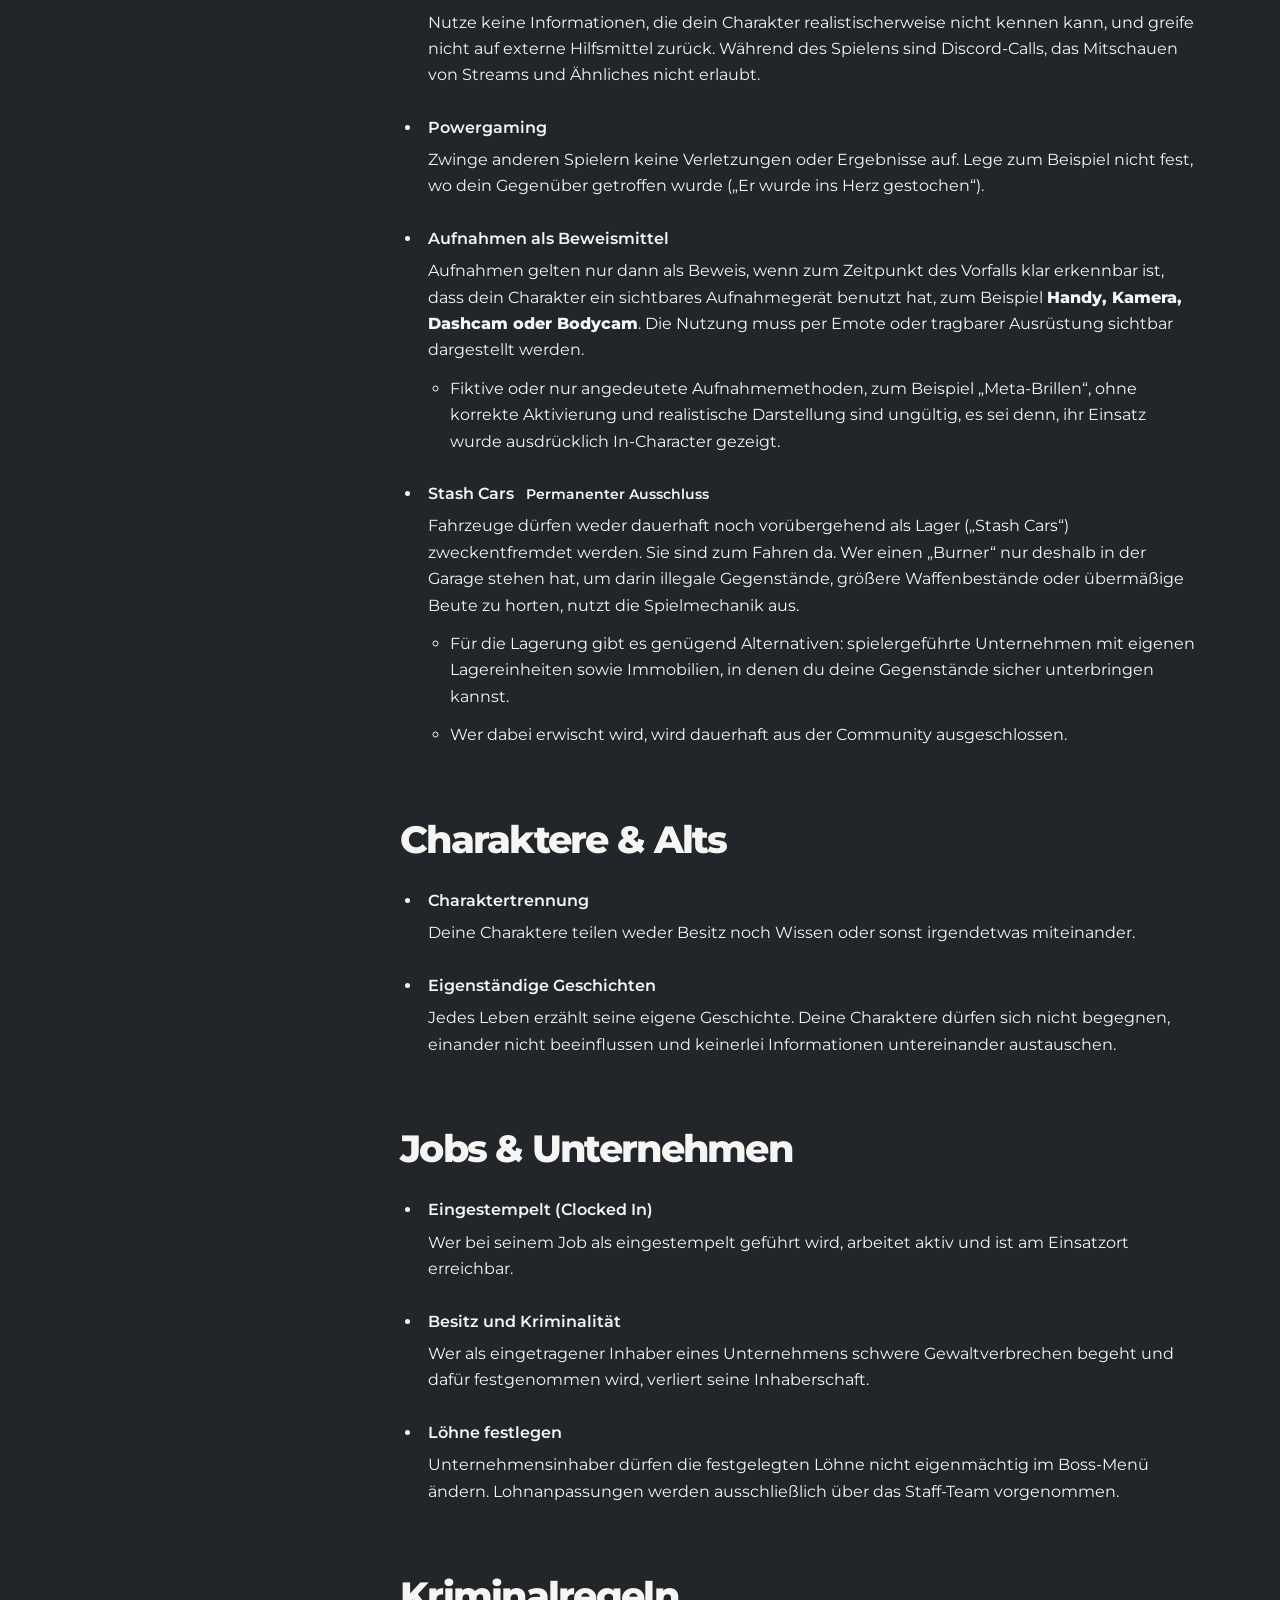
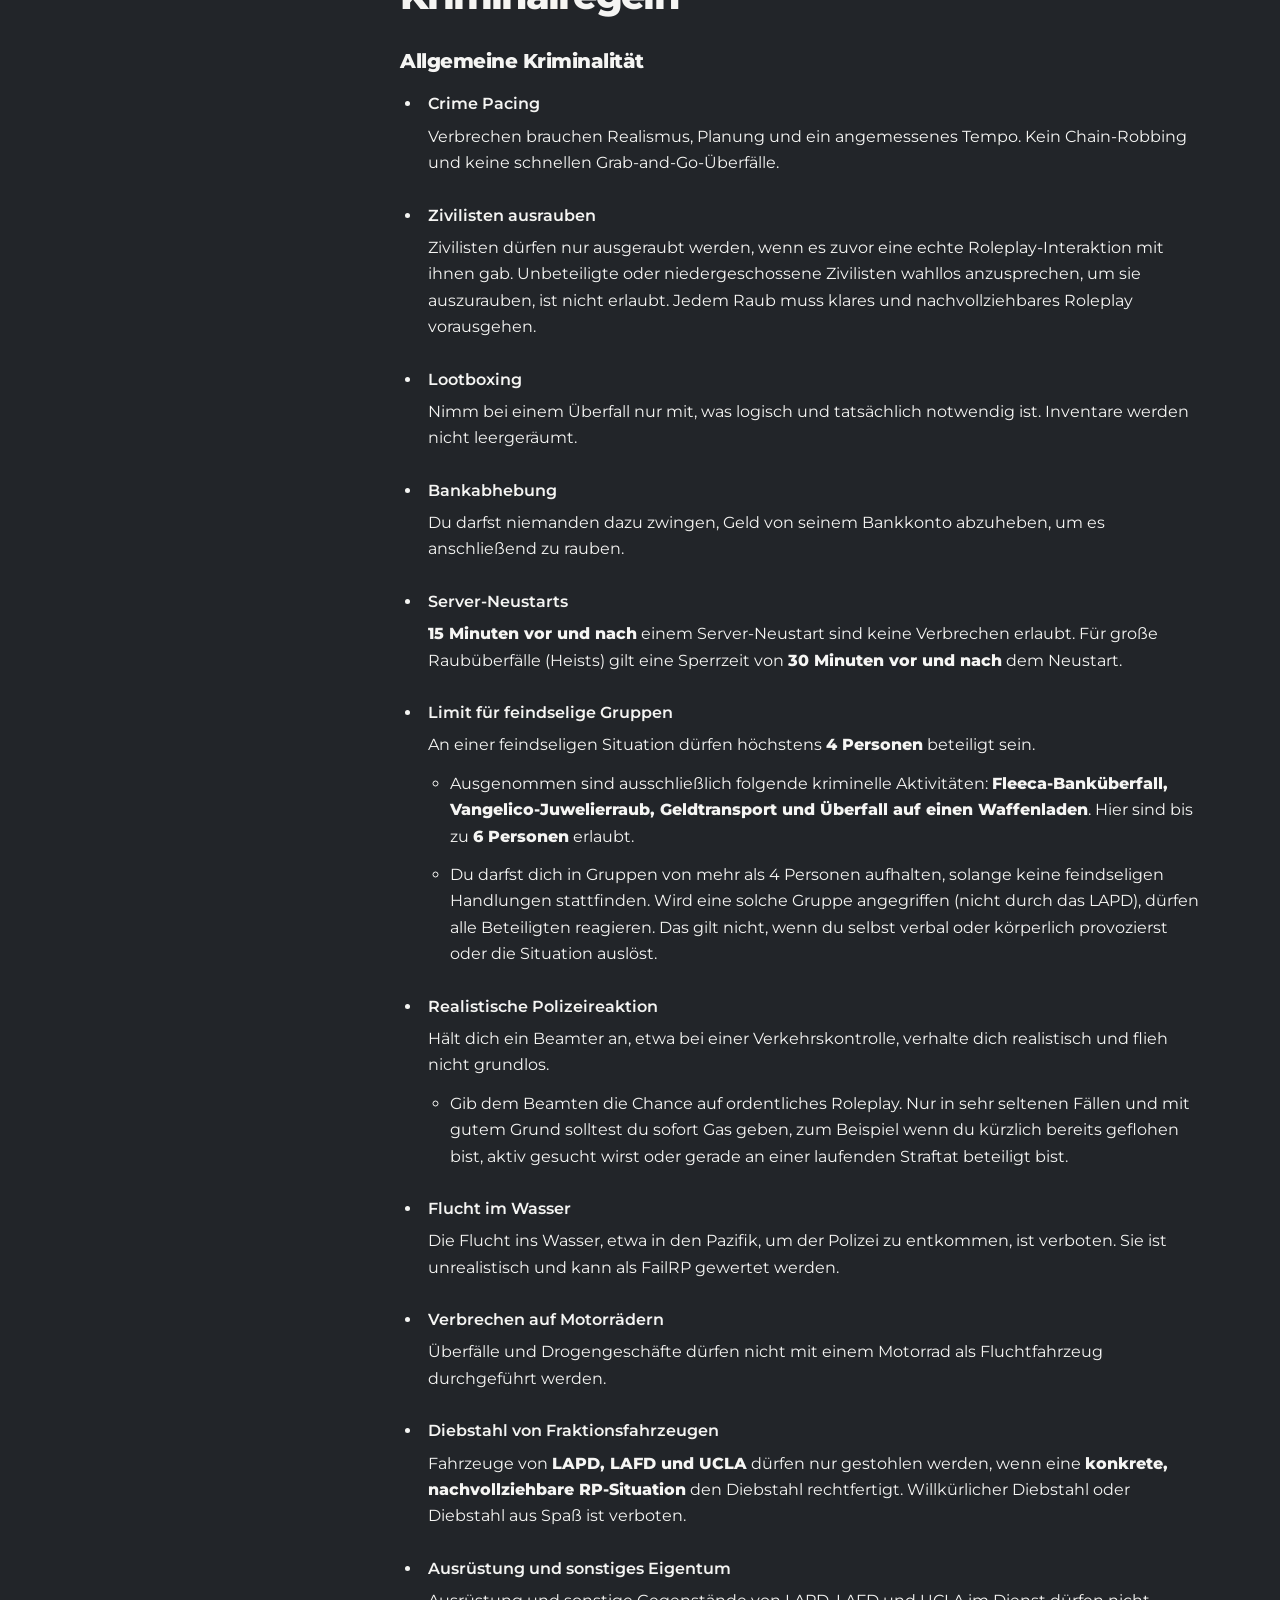
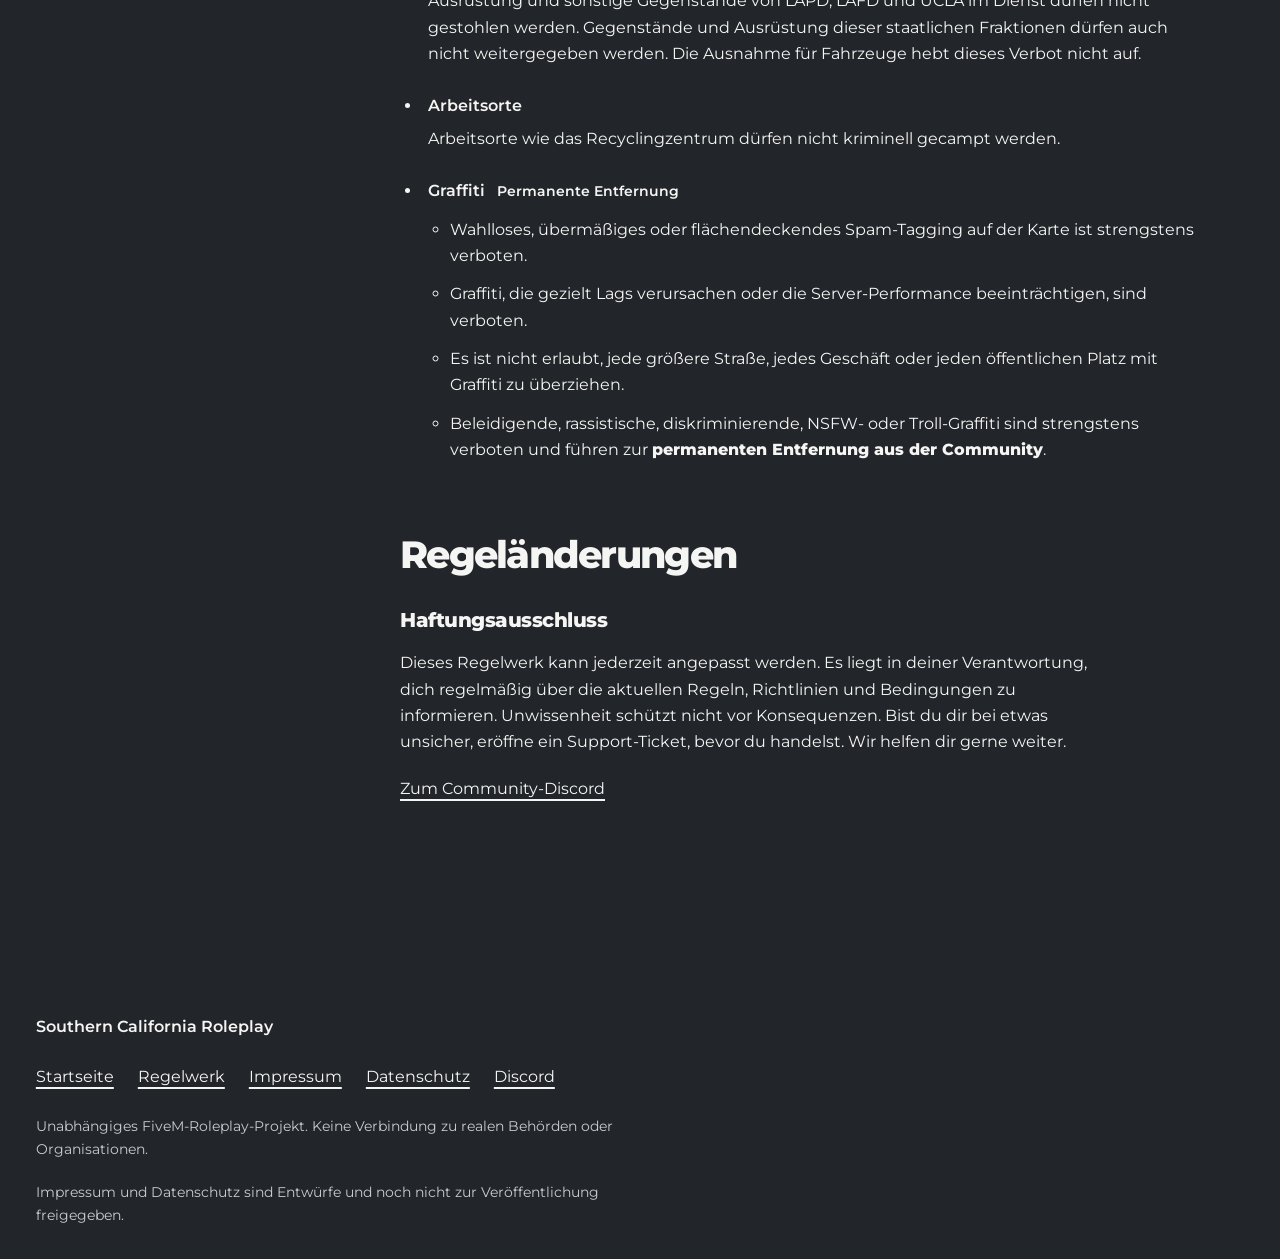
<file: regelwerk.html>
<!doctype html>
<html lang="de">
<head>
  <meta charset="utf-8">
  <meta name="viewport" content="width=device-width, initial-scale=1">
  <title>Regelwerk | Southern California Roleplay</title>
  <meta name="description" content="Das vollständige Regelwerk von Southern California Roleplay: Grundsätze, Charaktere, Konflikte und gemeinsames Roleplay in Los Angeles.">
  <link rel="icon" href="img/logo.png" type="image/png">
  <link rel="stylesheet" href="assets/css/site.css">
  <script defer src="assets/js/config.js"></script>
  <script defer src="assets/js/site.js"></script>
</head>
<body>
  <a class="skip-link" href="#main">Zum Inhalt</a>
  <header class="site-header">
    <a class="brand" href="index.html"><img src="img/logo.png" alt="" width="48" height="48"><span>Southern California<small>Roleplay</small></span></a>
    <button class="menu-toggle" type="button" aria-expanded="false" aria-controls="site-nav" hidden>Menü</button>
    <nav class="site-nav" aria-label="Hauptnavigation" id="site-nav">
      <a href="index.html#community">Community</a>
      <a href="index.html#fraktionen">Fraktionen</a>
      <a href="regelwerk.html" aria-current="page">Regelwerk</a>
      <a class="button button-small" data-discord href="https://discord.gg/sVNPNm3pQf">Discord beitreten</a>
    </nav>
  </header>
  <main id="main" class="rulebook-main">
    <header class="document-hero">
      <h1>Regelwerk</h1>
      <p>Glaubwürdige Charaktere, faire Konflikte und Geschichten, die wir gemeinsam weiterschreiben. Entwurfsrevision vom <time datetime="2026-10-18">18.10.2026</time>.</p>
      <div class="rule-reading-help"><p>Suche nach einem Begriff oder wähle ein Kapitel. Die Suche zeigt passende Kapitel vollständig, damit du keine Ausnahme ohne ihren Zusammenhang liest.</p><p>Du bist bei einer Regel unsicher? Kläre die Frage vor deiner Handlung über ein Support-Ticket im <a data-discord href="https://discord.gg/sVNPNm3pQf">Discord</a>. Die Regeln gelten für alle Beteiligten einer Szene.</p></div>
    </header>
    <div class="rules-layout">
      <aside class="rules-sidebar" aria-label="Regelwerk-Navigation">
        <div class="rule-search" id="rule-search" hidden>
          <label for="rule-query">Regelwerk durchsuchen</label>
          <input id="rule-query" type="search" placeholder="Begriff suchen" autocomplete="off">
          <button type="button" id="rule-reset">Zurücksetzen</button>
          <p id="rule-results" role="status" aria-live="polite"></p>
        </div>
        <nav class="chapter-nav" aria-label="Kapitel">
          <a href="#start">Grundsätze</a>
          <a href="#k2">Community &amp; Staff</a>
          <a href="#k3">Charakter &amp; Roleplay</a>
          <a href="#k4">Leben &amp; Tod</a>
          <a href="#k5">Konflikte &amp; Kampf</a>
          <a href="#k6">Fahrzeuge &amp; Eigentum</a>
          <a href="#k7">Medizin &amp; Verletzungen</a>
          <a href="#k8">Meta &amp; Kommunikation</a>
          <a href="#k9">Charaktere &amp; Alts</a>
          <a href="#k10">Jobs &amp; Unternehmen</a>
          <a href="#k11">Kriminalregeln</a>
          <a href="#k12">Regeländerungen</a>
        </nav>
      </aside>
      <div class="rules-content">
        <section class="rule-chapter" id="start" aria-labelledby="start-title">
          <h2 id="start-title">Grundsätze</h2>
          <p>Willkommen bei Southern California Roleplay. Unsere Community steht für ernsthaftes Roleplay, Immersion, Realismus und Geschichten mit Tiefgang.</p>
          <p>Es geht nicht um Chaos, schnelle Action oder darum, jede Situation um jeden Preis zu gewinnen. Wir erschaffen glaubwürdige Charaktere, erleben bedeutsame Begegnungen und erwecken Los Angeles gemeinsam zum Leben. Jede Entscheidung soll nachvollziehbar sein, jede Reaktion einen Sinn ergeben und jede Szene die Geschichte der Stadt weiterschreiben.</p>
          <h3>Qualität vor Eskalation</h3>
          <p>Wir erwarten jederzeit reifes, realistisches und stimmiges Roleplay. Denke nach, bevor du eskalierst. Nimm das Leben deines Charakters ernst, respektiere die Mühe und Kreativität anderer und akzeptiere, dass nicht jede Begegnung feindselig enden muss. Gute Dialoge, Spannung, Ideenreichtum und spürbare Konsequenzen zählen mehr als vorschnelle Gewalt.</p>
          <ul class="rules">
            <li><b>Null-Verwarnungs-Prinzip</b>Bei Southern California Roleplay gibt es keine Verwarnungen. Wer gegen eine Regel verstößt, wird ohne Vorwarnung gebannt. Danach kannst du ein Ticket eröffnen und deine Sicht schildern. Erst dann wird endgültig über die Strafe entschieden. Dieses System schützt unser Roleplay und gilt für alle Spieler gleichermaßen.</li>
          </ul>
        </section>

        <section class="rule-chapter" id="k2" aria-labelledby="k2-title">
          <h2 id="k2-title">Community &amp; Staff</h2>
          <h3>Respekt und Verhalten</h3>
          <ul class="rules">
            <li><b>Respekt</b>Begegne allen Spielern mit Respekt, sowohl In-Character als auch außerhalb des Spiels. Diskriminierung, Belästigung und toxisches Verhalten haben in unserer Community keinen Platz.</li>
            <li><b>Gesunder Menschenverstand</b>Wenn sich etwas unrealistisch anfühlt oder die Immersion zerstört, ist es das in aller Regel auch. In solchen Fällen behält sich das Staff-Team vor, einzugreifen.</li>
            <li><b>Stimme und Kommunikation</b>Stimmverzerrer sind erlaubt, solange du jederzeit klar und gut verständlich bleibst. Störende, übersteuerte oder stark verzerrte Stimmen sind nicht gestattet.</li>
          </ul>
          <h3>Exploits und Befugnisse</h3>
          <ul class="rules">
            <li><b>Keine Ausnutzung von Bugs</b>Das Ausnutzen von Spielmechaniken, Glitches oder Programmen von Drittanbietern ist strikt untersagt.
              <ul>
                <li>Auch wer Walk Styles missbraucht, um sich schneller fortzubewegen, nutzt einen Exploit aus.</li>
                <li>Wer das Tackle-Feature einsetzt, um jemanden festzusetzen und anschließend zu erschießen oder zu töten, betreibt Powergaming. Zur Flucht darf das Tackle-Feature genutzt werden.</li>
              </ul>
            </li>
            <li><b>Staff-Autorität</b>Entscheidungen des Staff-Teams sind endgültig. Wer sie öffentlich diskutiert oder sich dem Team gegenüber respektlos verhält, muss mit disziplinarischen Maßnahmen rechnen.</li>
            <li><b>ERP</b>Erotisches Roleplay ist nicht gestattet. Gleiches gilt für Schwangerschafts-Roleplay.</li>
          </ul>
          <h3>Bann-Umgehung und Alts</h3>
          <ul class="rules">
            <li><b>Zweitaccounts</b>Zweitaccounts (Alts) dürfen weder zur Umgehung eines Banns noch zum Ausspionieren anderer Spieler genutzt werden.</li>
            <li><b>Meldepflicht</b>Melde dem Staff-Team alle FiveM- und Discord-Zweitaccounts, die du besitzt.</li>
          </ul>
        </section>

        <section class="rule-chapter" id="k3" aria-labelledby="k3-title">
          <h2 id="k3-title">Charakter &amp; Roleplay</h2>
          <h3>Entwicklung und Verhalten</h3>
          <ul class="rules">
            <li><b>Charakterentwicklung</b>Jeder Charakter braucht eine glaubwürdige Persönlichkeit und ein in sich stimmiges Verhalten. Troll-Charaktere und unrealistische Figuren sind nicht erlaubt.</li>
            <li><b>Übernatürlicher Glaube</b>Dein Charakter darf glauben, übernatürliche Fähigkeiten zu besitzen. Echte Kräfte darf er jedoch weder zeigen noch irgendeinen Vorteil aus diesem Glauben ziehen.</li>
            <li><b>Zivilkleidung</b>Kleidung muss realistisch sein und ins heutige Los Angeles passen. Meme-Outfits und unrealistische Kostüme sind tabu.</li>
          </ul>
          <h3>Roleplay-Integrität</h3>
          <ul class="rules">
            <li><b>Out of Character</b>Die gesamte Kommunikation findet In-Character statt. Der lokale OOC-Chat ist ausschließlich für technische Probleme gedacht.</li>
            <li><b>FailRP</b>Jede Handlung, die Realismus oder Immersion bricht, gilt als FailRP, etwa unrealistisches Fahren, unpassende Kleidung oder unglaubwürdiges Verhalten.</li>
            <li><b>NVL/VoL</b>Nimm den Wert deines eigenen Lebens ernst. Handle in Gefahrensituationen besonnen und so, als hinge dein Leben davon ab. Stürme nicht blind los und ignoriere keine Bedrohung.</li>
            <li><b>Imitation von Strafverfolgung</b>Unter keinen Umständen darfst du Polizei, Sicherheitsbehörden oder vergleichbare Organisationen darstellen.
              <ul><li><span class="staff">Nur Staff</span></li></ul>
            </li>
          </ul>
        </section>

        <section class="rule-chapter" id="k4" aria-labelledby="k4-title">
          <h2 id="k4-title">Leben &amp; Tod</h2>
          <ul class="rules">
            <li><b>Perma-Tod</b>Hast du deinen Charakter endgültig sterben lassen, darfst du ihn nicht weiterspielen. Er gilt als verstorben. <strong>Informiere das Staff-Team in jedem Fall über ein allgemeines Support-Ticket.</strong></li>
            <li><b>New-Life-Regel</b>Wirst du weder wiederbelebt noch ins Krankenhaus gebracht, vergisst du alles aus den letzten <strong>30 Minuten</strong> vor deiner Handlungsunfähigkeit. Dazu zählen Namen, Gesichter, Kennzeichen, Fahrzeuge und Stimmen.</li>
            <li><b>Force-Perma</b>Du darfst andere Spieler nicht ausgiebig oder wiederholt verletzen oder ihnen schwerste Verletzungen zufügen, um ihren permanenten Tod zu erzwingen.</li>
            <li><b>Unrealistisches Fahren</b>Wir sind keine NoPixel-orientierte Community, in der Stunt-Sprünge zum Alltag gehören. Unrealistische Sprünge, Fluchten durch Zugtunnel und ähnliche Manöver ohne Roleplay-Bezug sind verboten und gelten als unrealistisches Fahren.</li>
          </ul>
        </section>

        <section class="rule-chapter" id="k5" aria-labelledby="k5-title">
          <h2 id="k5-title">Konflikte &amp; Kampf</h2>
          <h3>Allgemeines Verhalten</h3>
          <ul class="rules">
            <li><b>RDM</b>Andere zu töten oder anzugreifen, ohne dass es einen nachvollziehbaren RP-Grund oder eine vorherige Eskalation gibt, ist verboten.</li>
            <li><b>VDM</b>Ein Fahrzeug darf nicht als Waffe eingesetzt werden, um Spieler ohne erkennbare Absicht zu verletzen oder anzugreifen.</li>
            <li><b>Initiierung</b>Feindselige Absichten müssen durch Roleplay oder Sprache eindeutig erkennbar sein. Drive-bys als Initiierung sind nur erlaubt, wenn es zuvor bereits eine Eskalation und eine zusammenhängende Geschichte gab.</li>
            <li><b>Geisel-RP</b>Geiseln müssen echt sein. Abgesprochene Fake-Geiseln werden auf beiden Seiten bestraft. Ob Geisel oder Geiselnehmer: Verhalte dich realistisch und nachvollziehbar.</li>
            <li><b>Folter</b>Folter-Roleplay setzt immer die OOC-Zustimmung des Opfers voraus.</li>
          </ul>
          <h3>Kampfverhalten</h3>
          <ul class="rules">
            <li><b>Combat Logging <span class="tag">Permanenter Bann</span></b>Die Verbindung während oder nach einer RP-Situation zu trennen ist verboten. Das gilt ausdrücklich auch dann, wenn du niedergeschossen wurdest.</li>
            <li><b>Combat Storing</b>Gegenstände, Bargeld oder Fahrzeuge dürfen während einer laufenden Szene nicht unrealistisch eingelagert oder hervorgeholt werden, etwa indem du mitten in einer Verfolgung ein Fahrzeug einparkst oder spawnst.</li>
            <li><b>Fahrzeug-Drops</b>In feindseligen Situationen wie Verfolgungsjagden darfst du keine Gegenstände aus dem Fahrzeug werfen.</li>
            <li><b>Flucht durch Instanzen</b>Instanzen, Teleport- oder Shell-Interieurs dürfen nicht betreten werden, um einem Kampf oder der Polizei zu entkommen.</li>
            <li><b>Waffenholster</b>Zivilisten dürfen zu keinem Zeitpunkt sichtbare Holster tragen oder benutzen. <strong>Holster sind ausschließlich dem LAPD vorbehalten.</strong></li>
          </ul>
        </section>

        <section class="rule-chapter" id="k6" aria-labelledby="k6-title">
          <h2 id="k6-title">Fahrzeuge &amp; Eigentum</h2>
          <ul class="rules">
            <li><b>Unrealistisches Fahren</b>Extremes Offroad-Fahren mit ungeeigneten Fahrzeugen, Rampen, unrealistische Sprünge und jede Form von Stunt-Fahren sind nicht gestattet.</li>
            <li><b>Fahrzeuge staatlicher Fraktionen</b>Fahrzeuge von <strong>LAPD, LAFD und UCLA</strong> dürfen nur gestohlen werden, wenn eine <strong>konkrete, nachvollziehbare RP-Situation</strong> den Diebstahl rechtfertigt. Willkürlicher Diebstahl oder Diebstahl aus Spaß ist verboten. Das Verbot des Diebstahls und der Weitergabe von Ausrüstung und sonstigen Gegenständen bleibt davon unberührt; siehe <a href="#k11">Kriminalregeln</a>.</li>
          </ul>
        </section>

        <section class="rule-chapter" id="k7" aria-labelledby="k7-title">
          <h2 id="k7-title">Medizin &amp; Verletzungen</h2>
          <ul class="rules">
            <li><b>Verletzungen ausspielen</b>Verletzungen, die du in der Stadt erleidest, müssen unabhängig von der Situation vollständig und glaubwürdig ausgespielt werden.</li>
            <li><b>Medizinisches RP zulassen</b>Wer Selbst-Transport-Funktionen, Respawn-Mechaniken oder ähnliche Wege nutzt, um medizinisches Roleplay zu umgehen oder einer Festnahme zu entkommen, begeht <strong>FRP</strong>.</li>
            <li><b>In der Szene bleiben</b>Wurdest du niedergeschossen, bleibst du in der Szene und lässt vollständiges medizinisches Roleplay zu: vom Eintreffen des Rettungsdienstes über die Behandlung bis hin zu jeder damit verbundenen Interaktion mit der Polizei.</li>
          </ul>
        </section>

        <section class="rule-chapter" id="k8" aria-labelledby="k8-title">
          <h2 id="k8-title">Meta &amp; Kommunikation</h2>
          <ul class="rules">
            <li><b>Metagaming</b>Nutze keine Informationen, die dein Charakter realistischerweise nicht kennen kann, und greife nicht auf externe Hilfsmittel zurück. Während des Spielens sind Discord-Calls, das Mitschauen von Streams und Ähnliches nicht erlaubt.</li>
            <li><b>Powergaming</b>Zwinge anderen Spielern keine Verletzungen oder Ergebnisse auf. Lege zum Beispiel nicht fest, wo dein Gegenüber getroffen wurde („Er wurde ins Herz gestochen“).</li>
            <li><b>Aufnahmen als Beweismittel</b>Aufnahmen gelten nur dann als Beweis, wenn zum Zeitpunkt des Vorfalls klar erkennbar ist, dass dein Charakter ein sichtbares Aufnahmegerät benutzt hat, zum Beispiel <strong>Handy, Kamera, Dashcam oder Bodycam</strong>. Die Nutzung muss per Emote oder tragbarer Ausrüstung sichtbar dargestellt werden.
              <ul><li>Fiktive oder nur angedeutete Aufnahmemethoden, zum Beispiel „Meta-Brillen“, ohne korrekte Aktivierung und realistische Darstellung sind ungültig, es sei denn, ihr Einsatz wurde ausdrücklich In-Character gezeigt.</li></ul>
            </li>
            <li><b>Stash Cars <span class="tag">Permanenter Ausschluss</span></b>Fahrzeuge dürfen weder dauerhaft noch vorübergehend als Lager („Stash Cars“) zweckentfremdet werden. Sie sind zum Fahren da. Wer einen „Burner“ nur deshalb in der Garage stehen hat, um darin illegale Gegenstände, größere Waffenbestände oder übermäßige Beute zu horten, nutzt die Spielmechanik aus.
              <ul>
                <li>Für die Lagerung gibt es genügend Alternativen: spielergeführte Unternehmen mit eigenen Lagereinheiten sowie Immobilien, in denen du deine Gegenstände sicher unterbringen kannst.</li>
                <li>Wer dabei erwischt wird, wird dauerhaft aus der Community ausgeschlossen.</li>
              </ul>
            </li>
          </ul>
        </section>

        <section class="rule-chapter" id="k9" aria-labelledby="k9-title">
          <h2 id="k9-title">Charaktere &amp; Alts</h2>
          <ul class="rules">
            <li><b>Charaktertrennung</b>Deine Charaktere teilen weder Besitz noch Wissen oder sonst irgendetwas miteinander.</li>
            <li><b>Eigenständige Geschichten</b>Jedes Leben erzählt seine eigene Geschichte. Deine Charaktere dürfen sich nicht begegnen, einander nicht beeinflussen und keinerlei Informationen untereinander austauschen.</li>
          </ul>
        </section>

        <section class="rule-chapter" id="k10" aria-labelledby="k10-title">
          <h2 id="k10-title">Jobs &amp; Unternehmen</h2>
          <ul class="rules">
            <li><b>Eingestempelt (Clocked In)</b>Wer bei seinem Job als eingestempelt geführt wird, arbeitet aktiv und ist am Einsatzort erreichbar.</li>
            <li><b>Besitz und Kriminalität</b>Wer als eingetragener Inhaber eines Unternehmens schwere Gewaltverbrechen begeht und dafür festgenommen wird, verliert seine Inhaberschaft.</li>
            <li><b>Löhne festlegen</b>Unternehmensinhaber dürfen die festgelegten Löhne nicht eigenmächtig im Boss-Menü ändern. Lohnanpassungen werden ausschließlich über das Staff-Team vorgenommen.</li>
          </ul>
        </section>

        <section class="rule-chapter" id="k11" aria-labelledby="k11-title">
          <h2 id="k11-title">Kriminalregeln</h2>
          <h3>Allgemeine Kriminalität</h3>
          <ul class="rules">
            <li><b>Crime Pacing</b>Verbrechen brauchen Realismus, Planung und ein angemessenes Tempo. Kein Chain-Robbing und keine schnellen Grab-and-Go-Überfälle.</li>
            <li><b>Zivilisten ausrauben</b>Zivilisten dürfen nur ausgeraubt werden, wenn es zuvor eine echte Roleplay-Interaktion mit ihnen gab. Unbeteiligte oder niedergeschossene Zivilisten wahllos anzusprechen, um sie auszurauben, ist nicht erlaubt. Jedem Raub muss klares und nachvollziehbares Roleplay vorausgehen.</li>
            <li><b>Lootboxing</b>Nimm bei einem Überfall nur mit, was logisch und tatsächlich notwendig ist. Inventare werden nicht leergeräumt.</li>
            <li><b>Bankabhebung</b>Du darfst niemanden dazu zwingen, Geld von seinem Bankkonto abzuheben, um es anschließend zu rauben.</li>
            <li><b>Server-Neustarts</b><strong>15 Minuten vor und nach</strong> einem Server-Neustart sind keine Verbrechen erlaubt. Für große Raubüberfälle (Heists) gilt eine Sperrzeit von <strong>30 Minuten vor und nach</strong> dem Neustart.</li>
            <li><b>Limit für feindselige Gruppen</b>An einer feindseligen Situation dürfen höchstens <strong>4 Personen</strong> beteiligt sein.
              <ul>
                <li>Ausgenommen sind ausschließlich folgende kriminelle Aktivitäten: <strong>Fleeca-Banküberfall, Vangelico-Juwelierraub, Geldtransport und Überfall auf einen Waffenladen</strong>. Hier sind bis zu <strong>6 Personen</strong> erlaubt.</li>
                <li>Du darfst dich in Gruppen von mehr als 4 Personen aufhalten, solange keine feindseligen Handlungen stattfinden. Wird eine solche Gruppe angegriffen (nicht durch das LAPD), dürfen alle Beteiligten reagieren. Das gilt nicht, wenn du selbst verbal oder körperlich provozierst oder die Situation auslöst.</li>
              </ul>
            </li>
            <li><b>Realistische Polizeireaktion</b>Hält dich ein Beamter an, etwa bei einer Verkehrskontrolle, verhalte dich realistisch und flieh nicht grundlos.
              <ul><li>Gib dem Beamten die Chance auf ordentliches Roleplay. Nur in sehr seltenen Fällen und mit gutem Grund solltest du sofort Gas geben, zum Beispiel wenn du kürzlich bereits geflohen bist, aktiv gesucht wirst oder gerade an einer laufenden Straftat beteiligt bist.</li></ul>
            </li>
            <li><b>Flucht im Wasser</b>Die Flucht ins Wasser, etwa in den Pazifik, um der Polizei zu entkommen, ist verboten. Sie ist unrealistisch und kann als FailRP gewertet werden.</li>
            <li><b>Verbrechen auf Motorrädern</b>Überfälle und Drogengeschäfte dürfen nicht mit einem Motorrad als Fluchtfahrzeug durchgeführt werden.</li>
            <li><b>Diebstahl von Fraktionsfahrzeugen</b>Fahrzeuge von <strong>LAPD, LAFD und UCLA</strong> dürfen nur gestohlen werden, wenn eine <strong>konkrete, nachvollziehbare RP-Situation</strong> den Diebstahl rechtfertigt. Willkürlicher Diebstahl oder Diebstahl aus Spaß ist verboten.</li>
            <li><b>Ausrüstung und sonstiges Eigentum</b>Ausrüstung und sonstige Gegenstände von LAPD, LAFD und UCLA im Dienst dürfen nicht gestohlen werden. Gegenstände und Ausrüstung dieser staatlichen Fraktionen dürfen auch nicht weitergegeben werden. Die Ausnahme für Fahrzeuge hebt dieses Verbot nicht auf.</li>
            <li><b>Arbeitsorte</b>Arbeitsorte wie das Recyclingzentrum dürfen nicht kriminell gecampt werden.</li>
            <li><b>Graffiti <span class="tag">Permanente Entfernung</span></b>
              <ul>
                <li>Wahlloses, übermäßiges oder flächendeckendes Spam-Tagging auf der Karte ist strengstens verboten.</li>
                <li>Graffiti, die gezielt Lags verursachen oder die Server-Performance beeinträchtigen, sind verboten.</li>
                <li>Es ist nicht erlaubt, jede größere Straße, jedes Geschäft oder jeden öffentlichen Platz mit Graffiti zu überziehen.</li>
                <li>Beleidigende, rassistische, diskriminierende, NSFW- oder Troll-Graffiti sind strengstens verboten und führen zur <strong>permanenten Entfernung aus der Community</strong>.</li>
              </ul>
            </li>
          </ul>
        </section>

        <section class="rule-chapter" id="k12" aria-labelledby="k12-title">
          <h2 id="k12-title">Regeländerungen</h2>
          <h3>Haftungsausschluss</h3>
          <p>Dieses Regelwerk kann jederzeit angepasst werden. Es liegt in deiner Verantwortung, dich regelmäßig über die aktuellen Regeln, Richtlinien und Bedingungen zu informieren. Unwissenheit schützt nicht vor Konsequenzen. Bist du dir bei etwas unsicher, eröffne ein Support-Ticket, bevor du handelst. Wir helfen dir gerne weiter.</p>
          <p><a data-discord href="https://discord.gg/sVNPNm3pQf">Zum Community-Discord</a></p>
        </section>
      </div>
    </div>
  </main>
  <footer class="site-footer">
    <p class="footer-brand">Southern California <span>Roleplay</span></p>
    <nav class="footer-links" aria-label="Weitere Seiten">
      <a href="index.html">Startseite</a>
      <a href="regelwerk.html" aria-current="page">Regelwerk</a>
      <a href="impressum.html">Impressum</a>
      <a href="datenschutz.html">Datenschutz</a>
      <a data-discord href="https://discord.gg/sVNPNm3pQf">Discord</a>
    </nav>
    <p class="footer-note">Unabhängiges FiveM-Roleplay-Projekt. Keine Verbindung zu realen Behörden oder Organisationen.</p>
    <p class="footer-legal-note">Impressum und Datenschutz sind Entwürfe und noch nicht zur Veröffentlichung freigegeben.</p>
  </footer>
</body>
</html>
</file>
<file: assets/css/site.css>
@font-face{font-family:Montserrat;src:url('../fonts/montserrat/Montserrat-Regular.ttf') format('truetype');font-weight:400;font-display:swap}
@font-face{font-family:Montserrat;src:url('../fonts/montserrat/Montserrat-SemiBold.ttf') format('truetype');font-weight:600;font-display:swap}
@font-face{font-family:Montserrat;src:url('../fonts/montserrat/Montserrat-ExtraBold.ttf') format('truetype');font-weight:800;font-display:swap}
:root{--bg:#222529;--ink:#f5f5f3;--muted:#c8cbd0;--surface:#2e3237;--paper:#efefeb;--paper-ink:#222529;--accent:#f5f5f3;--margin:clamp(20px,2.8vw,48px);--gutter:28px;--body:16px;--lead:20px;--heading:clamp(30px,3.5vw,52px);--display:clamp(40px,5vw,78px);--small:14px;--ease:cubic-bezier(.22,1,.36,1);color-scheme:dark}
*{box-sizing:border-box}html{scroll-behavior:smooth;scroll-padding-top:28px}body{margin:0;background:var(--bg);color:var(--ink);font-family:Montserrat,'Trebuchet MS',sans-serif;font-size:var(--body);line-height:1.65}img{display:block;max-width:100%;height:auto}a{color:inherit;text-underline-offset:5px;text-decoration-thickness:1.5px}button,input{font:inherit}button,a,input{-webkit-tap-highlight-color:transparent}button{cursor:pointer}button:disabled{cursor:not-allowed}h1,h2,h3,p,figure{margin:0}h1,h2,h3{line-height:1.08;letter-spacing:-.045em;text-wrap:balance}h1,h2{font-weight:800}h2{font-size:var(--heading)}h3{font-size:var(--lead);line-height:1.35;letter-spacing:-.025em}p{max-width:65ch}p+p{margin-top:20px}a:focus-visible,button:focus-visible,input:focus-visible,summary:focus-visible{outline:3px solid currentColor;outline-offset:6px}::selection{background:var(--ink);color:var(--bg)}[hidden]{display:none!important}.skip-link{position:absolute;left:20px;top:-100px;background:var(--paper);color:var(--paper-ink);padding:12px 20px;z-index:100}.skip-link:focus{top:14px}
.site-header{display:flex;align-items:center;justify-content:space-between;gap:28px;min-height:100px;padding:18px var(--margin);position:relative;z-index:5;background:var(--bg)}.brand{display:inline-flex;align-items:center;gap:14px;text-decoration:none;font-size:var(--small);font-weight:600;line-height:1.4;flex-shrink:0}.brand img{width:48px;height:48px;border-radius:50%}.brand small{display:block;font-size:var(--small);font-weight:400;color:var(--muted)}.site-nav{display:flex;align-items:center;gap:28px}.site-nav>a:not(.button){text-decoration:none;font-size:var(--small);padding-block:12px}.site-nav a:hover,.footer-links a:hover{ text-decoration:underline}.button{display:inline-flex;align-items:center;justify-content:center;min-height:52px;padding:14px 22px;background:var(--accent);color:var(--paper-ink);text-decoration:none;font-size:var(--small);font-weight:600;border:0;border-radius:0;text-align:center;transition:transform 160ms var(--ease),opacity 180ms ease}.button-small{min-height:44px;padding:11px 18px}.button-secondary{background:var(--surface);color:var(--ink)}.button:active{transform:scale(.97)}.text-link{font-size:var(--small);font-weight:600;display:inline-block;padding-block:10px}.menu-toggle{display:none;background:var(--surface);border:0;color:var(--ink);padding:12px 18px;min-height:44px}.actions{display:flex;align-items:center;gap:24px;flex-wrap:wrap;margin-top:28px}.editorial-grid{display:grid;grid-template-columns:40% minmax(0,1fr);gap:var(--gutter)}.section-space{padding-top:140px}.side-note{font-size:var(--small);color:var(--muted)}.section-heading,.section-copy{padding-inline:var(--margin)}.section-heading{margin-bottom:56px}.section-heading>:only-child{grid-column:2}.section-heading h2+p{margin-top:24px;max-width:48ch}.section-copy{padding-top:48px}.reading-copy{max-width:58ch}.reading-copy>.text-link{margin-top:20px}
.hero-image{height:clamp(250px,39svh,480px);overflow:hidden}.hero-image img{width:100%;height:100%;object-fit:cover;object-position:50% 48%}.hero-copy{padding:40px var(--margin) 0}.hero-intro{padding-top:8px;max-width:31ch}.hero-intro p{font-size:var(--body)}.hero-intro .text-link{margin-top:18px}.hero-main h1{font-size:var(--display);line-height:1.02}.headline-line{display:block;overflow:hidden;padding-bottom:.13em;margin-bottom:-.13em}.headline-line>span{display:block}.hero-main>p{font-size:var(--body);max-width:57ch;margin-top:24px}.community-mosaic{display:grid;grid-template-columns:1.2fr 1fr}.community-statement{display:flex;flex-direction:column;justify-content:flex-end;gap:30px;padding:64px var(--margin);min-height:420px;background:var(--paper);color:var(--paper-ink)}.community-statement h2{font-size:clamp(34px,4.5vw,66px)}.community-photo{position:relative;min-height:420px}.community-photo img{width:100%;height:100%;object-fit:cover}.community-photo figcaption{position:absolute;bottom:0;left:0;background:var(--bg);padding:12px 20px;font-size:var(--small);max-width:90%}.faction-band{display:grid;grid-template-columns:5fr 4fr 3fr;min-height:420px}.faction-band figure{position:relative;min-width:0;overflow:hidden}.faction-band img{width:100%;height:100%;object-fit:cover}.faction-band figcaption{position:absolute;bottom:0;left:0;padding:16px 24px;background:var(--bg);font-size:var(--lead);font-weight:600}.faction-type{background:var(--surface);padding:40px 28px;display:flex;flex-direction:column;justify-content:flex-end}.faction-type h3{font-size:var(--heading);font-weight:800}.faction-type p{margin-top:24px}.faction-type a{margin-top:24px}.entry-section{padding-inline:var(--margin)}.entry-row{width:60%;margin-bottom:96px}.entry-row:nth-child(2){margin-left:20%}.entry-row:nth-child(3){margin-left:40%;margin-bottom:0}.entry-row h2{margin-bottom:24px}.entry-row p{max-width:44ch}.entry-row>a{margin-top:12px}.gallery-track{display:flex;gap:14px;overflow-x:auto;scroll-snap-type:x proximity;padding:0 var(--margin) 20px;scrollbar-color:var(--muted) var(--surface)}.gallery-item{display:block;scroll-snap-align:start;overflow:hidden;background:var(--surface)}.gallery-item img{width:100%;height:100%;object-fit:cover;transition:transform 600ms var(--ease)}.gallery-tall{flex:0 0 29%;height:480px}.gallery-wide{flex:0 0 58%;height:480px}.gallery-stack{flex:0 0 29%;display:grid;grid-template-rows:1fr 1fr;gap:14px;height:480px}.gallery-hint{font-size:var(--small);color:var(--muted);padding-inline:var(--margin);margin-top:16px}.faq-section{padding-inline:var(--margin);padding-bottom:140px}.faq-copy{columns:2;column-gap:36px}.faq-copy p{break-inside:avoid;margin:0 0 28px}.faq-copy strong{display:block;margin-bottom:8px;font-weight:600}.connect-images{display:grid;grid-template-columns:repeat(3,1fr);height:280px;overflow:hidden}.connect-images img{width:100%;height:100%;object-fit:cover}.connect-content{background:var(--paper);color:var(--paper-ink);padding:64px var(--margin)}.connect-content .button{background:var(--paper-ink);color:var(--paper)}.connect-content .button-secondary{background:#d8dad8;color:var(--paper-ink)}.connection-note{font-size:var(--small);margin-top:24px;scroll-margin-top:36px}.connection-note:target{outline:2px solid currentColor;outline-offset:8px}.site-footer{padding:48px var(--margin) 32px}.footer-top{display:flex;justify-content:space-between;align-items:center;gap:24px;font-size:var(--small)}.footer-invite{display:block;font-size:clamp(46px,7vw,108px);line-height:1.02;font-weight:800;letter-spacing:-.05em;text-decoration:none;margin:80px 0 48px;max-width:12ch}.social-links{display:flex;gap:28px;flex-wrap:wrap;font-size:var(--small);color:var(--muted);margin-bottom:48px}.footer-bottom{display:grid;grid-template-columns:1fr 1fr;gap:24px;font-size:var(--small);color:var(--muted)}.footer-bottom nav{display:flex;gap:24px;flex-wrap:wrap;color:var(--ink)}.footer-bottom>p:last-child{grid-column:1/-1;margin:0}.footer-brand{font-weight:600;margin-bottom:24px}.footer-links{display:flex;gap:24px;flex-wrap:wrap;margin-bottom:24px}.footer-note,.footer-legal-note{font-size:var(--small);color:var(--muted)}
.document-hero{padding:64px var(--margin) 56px;max-width:1200px}.document-hero h1{font-size:clamp(38px,6vw,80px);margin-bottom:24px}.document-hero p{max-width:65ch}.document-hero .meta{font-size:var(--small);color:var(--muted);margin-top:20px}.rules-layout{display:grid;grid-template-columns:280px minmax(0,800px);gap:72px;padding:0 var(--margin) 100px;justify-content:center}.rules-sidebar{align-self:start;position:sticky;top:24px;max-height:calc(100svh - 48px);overflow-y:auto;padding:6px 12px 18px 6px}.chapter-nav{display:grid;gap:5px}.chapter-nav ol,.chapter-nav ul{list-style:none;padding:0;margin:0}.chapter-nav a{display:block;font-size:var(--small);text-decoration:none;padding:9px 12px;line-height:1.5}.chapter-nav a:hover,.chapter-nav a[aria-current]{background:var(--surface)}.rule-search{padding:18px 12px;margin-bottom:20px;background:var(--surface)}.rule-search label{display:block;font-size:var(--small);font-weight:600;margin-bottom:10px}.rule-search input{width:100%;min-height:46px;padding:10px;border:1px solid var(--muted);background:var(--bg);color:var(--ink);border-radius:0}.rule-search button{margin-top:12px;background:var(--paper);color:var(--paper-ink);border:0;padding:10px 12px;min-height:44px;font-size:var(--small)}.rule-search p{font-size:var(--small);margin-top:12px}.rule-chapter{padding-bottom:64px;scroll-margin-top:32px}.rule-chapter h2{font-size:clamp(28px,3vw,42px);margin-bottom:28px}.rule-chapter h3{margin:32px 0 16px}.rule-chapter p{margin-bottom:20px}.rules{padding-left:22px;margin:0}.rules>li{padding-left:6px;margin:0 0 26px}.rules li>b:first-child{display:block;margin-bottom:6px;font-weight:600}.rules ul{padding-left:22px;margin-top:12px}.rules ul li{margin-bottom:12px}.note,.draft-notice{padding:24px;background:var(--surface);margin:28px 0}.note p:last-child,.draft-notice p:last-child{margin-bottom:0}.tag,.staff{font-size:var(--small);font-weight:600}.tag{display:inline-block;margin-left:8px}.document-content{max-width:850px;margin:0 auto;padding:0 var(--margin) 80px}.document-content h2{font-size:clamp(27px,3vw,38px);margin:48px 0 22px}.document-content h3{margin:28px 0 16px}.document-content p{margin-bottom:20px}.document-content li{margin-bottom:12px}.document-content a{overflow-wrap:anywhere}.draft-notice{border-left:4px solid var(--ink)}.draft-notice>strong{display:block;margin-bottom:10px}.document-content dl{margin:24px 0}.document-content dt{font-weight:600;margin-top:20px}.document-content dd{margin:6px 0 0}.gallery-dialog{max-width:calc(100vw - 40px);width:1160px;max-height:calc(100svh - 40px);padding:20px;background:var(--bg);color:var(--ink);border:0}.gallery-dialog::backdrop{background:rgba(0,0,0,.85)}.gallery-dialog img{width:100%;height:min(68svh,720px);object-fit:contain}.dialog-top{display:flex;justify-content:flex-end;margin-bottom:14px}.gallery-dialog button{background:var(--surface);color:var(--ink);border:0;min-height:44px;padding:10px 18px}.dialog-controls{display:flex;align-items:center;justify-content:space-between;gap:20px;margin-top:16px}.dialog-caption{text-align:center;font-size:var(--small)}.dialog-count{color:var(--muted);display:block}.empty-results{padding:32px;background:var(--surface)}
@media(hover:hover) and (pointer:fine){.button:hover{opacity:.86;transform:translateY(-2px)}.gallery-item:hover img{transform:scale(1.025)}.text-link:hover{text-decoration-thickness:3px}.footer-invite:hover{opacity:.8}}
@media(prefers-reduced-motion:no-preference){.headline-line>span{animation:headline-in 850ms var(--ease) both}.headline-line:nth-child(2)>span{animation-delay:100ms}.hero-image img{animation:photo-settle 1800ms var(--ease) both}.reveal-in{animation:reveal-in 700ms var(--ease) both;animation-delay:var(--reveal-delay,0ms)}@keyframes headline-in{from{transform:translateY(105%)}to{transform:translateY(0)}}@keyframes photo-settle{from{transform:scale(1.045)}to{transform:scale(1)}}@keyframes reveal-in{from{opacity:.15;transform:translateY(22px)}to{opacity:1;transform:translateY(0)}}}
@media(min-width:1800px){body{max-width:1920px;margin-inline:auto}}
@media(max-width:1050px){.site-nav{gap:18px}.brand{font-size:13px}.brand img{width:40px;height:40px}.rules-layout{grid-template-columns:230px minmax(0,1fr);gap:36px}.faction-band{grid-template-columns:1fr 1fr}.faction-type{grid-column:1/-1;min-height:230px;display:grid;grid-template-columns:1fr 1fr;align-items:center}.faction-type p{margin:0}.faction-type a{grid-column:2;margin-top:12px}.faction-band figure{height:380px}.faq-copy{columns:1}.hero-main h1{font-size:clamp(37px,5vw,60px)}}
@media(max-width:760px){:root{--margin:20px;--gutter:24px;--heading:34px}.site-header{min-height:84px;flex-wrap:wrap;gap:16px}.brand{font-size:13px;gap:10px}.brand small{font-size:13px}.site-nav{width:100%;flex-wrap:wrap;justify-content:space-between;gap:12px}.site-nav>a:not(.button){font-size:14px}.site-header.menu-ready .menu-toggle{display:block}.site-header.menu-ready .site-nav{display:none}.site-header.menu-ready.menu-open .site-nav{display:flex;padding-top:16px}.editorial-grid{grid-template-columns:1fr}.hero-image{height:270px}.hero-image img{object-position:35% center}.hero-copy{padding-top:28px;gap:24px}.hero-main{grid-row:1}.hero-main h1{font-size:clamp(32px,7.1vw,50px);letter-spacing:-.055em}.hero-intro{max-width:none;display:none}.hero-main>p{margin-top:20px}.actions{gap:16px;margin-top:24px}.hero-main .actions{align-items:flex-start}.section-space{padding-top:88px}.community-mosaic{grid-template-columns:1fr}.community-statement{min-height:300px;padding:40px 20px}.community-statement h2{font-size:clamp(32px,7vw,46px)}.community-photo{min-height:260px;height:300px}.section-copy{padding-top:28px}.section-heading{margin-bottom:32px}.section-heading>:only-child{grid-column:auto}.side-note{font-size:14px}.faction-band figure{height:300px}.faction-band figcaption{padding:12px 18px}.faction-type{padding:28px 20px;grid-template-columns:1fr 1fr;gap:16px;min-height:200px}.faction-type h3{font-size:34px}.faction-type p{font-size:14px}.faction-type a{font-size:14px}.entry-row{width:100%;margin-bottom:88px}.entry-row:nth-child(2){margin-left:0;padding-left:6%}.entry-row:nth-child(3){margin-left:0;padding-left:12%}.entry-row h2{font-size:clamp(28px,6vw,38px);margin-bottom:18px}.gallery-tall{flex-basis:74vw;height:380px}.gallery-wide{flex-basis:88vw;height:380px}.gallery-stack{flex-basis:70vw;height:380px}.faq-section{padding-bottom:70px}.faq-copy{columns:1}.connect-images{height:180px}.connect-content{padding:40px 20px}.connect-content h2{font-size:32px}.footer-invite{margin:54px 0 36px;font-size:clamp(42px,10vw,66px)}.footer-bottom{grid-template-columns:1fr}.footer-top .brand{max-width:75%}.footer-top>a:last-child{white-space:nowrap}.social-links{gap:18px}.document-hero{padding:40px 20px}.document-hero h1{font-size:clamp(32px,8vw,52px)}.rules-layout{grid-template-columns:1fr;padding:0 20px 60px;gap:36px}.rules-sidebar{position:static;max-height:none;padding:0}.chapter-nav{grid-template-columns:1fr 1fr}.chapter-nav ol,.chapter-nav ul{display:contents}.chapter-nav a{padding:10px 8px;font-size:13px}.rule-search{margin-bottom:16px}.rule-chapter h2{font-size:28px}.rule-chapter{padding-bottom:44px}.document-content{padding-inline:20px}.document-content h2{font-size:27px}.gallery-dialog{padding:12px;max-width:calc(100vw - 20px)}.dialog-controls{gap:8px}.gallery-dialog button{padding:10px 12px;font-size:14px}.dialog-caption{font-size:13px}}
@media(prefers-reduced-motion:reduce){html{scroll-behavior:auto}*,*::before,*::after{animation:none!important;transition:none!important}}
/* Rounded surfaces requested for the community site; keep the editorial layout. */
:root{--radius:28px;--radius-small:16px;--radius-control:999px}
.button,.menu-toggle,.rule-search button,.gallery-dialog button,.scene-choice,.round-control{border-radius:var(--radius-control)}
.skip-link,.chapter-nav a,.rule-search input{border-radius:var(--radius-small)}
.hero-image{margin-inline:var(--margin);border-radius:var(--radius);height:clamp(230px,35svh,430px)}
.community-mosaic,.faction-band,.connect-images{margin-inline:var(--margin);gap:16px}
.community-statement,.community-photo,.faction-band figure,.faction-type,.gallery-item,.connect-images img,.note,.draft-notice,.rule-search,.empty-results,.gallery-dialog{border-radius:var(--radius)}
.community-photo{overflow:hidden}.community-photo figcaption,.faction-band figcaption{border-top-right-radius:var(--radius-small)}
.connect-images{height:260px;overflow:visible}.connect-images img{min-height:0}
.connect-content{margin:16px var(--margin) 0;border-radius:var(--radius);padding:56px 32px}
.scene-bar{display:flex;align-items:center;justify-content:space-between;gap:24px;margin:18px var(--margin) 0}
.scene-options{display:flex;flex-wrap:wrap;gap:8px;flex-shrink:0}
.scene-choice{border:0;min-height:44px;padding:10px 18px;background:var(--surface);color:var(--ink);font-size:var(--small);transition:transform 160ms var(--ease),background-color 180ms ease,color 180ms ease}
.scene-choice[aria-pressed="true"]{background:var(--paper);color:var(--paper-ink)}
.scene-caption{font-size:var(--small);color:var(--muted);max-width:42ch;text-align:right}
.gallery-toolbar{display:flex;align-items:center;justify-content:space-between;gap:20px;padding:0 var(--margin) 24px}.gallery-toolbar p{font-size:var(--small);color:var(--muted)}.gallery-toolbar>div{display:flex;gap:10px;flex-shrink:0}
.round-control{min-width:48px;min-height:48px;font-size:24px;border:0;background:var(--surface);color:var(--ink);transition:transform 160ms var(--ease),opacity 180ms ease}.round-control:disabled{opacity:.35}
.faq-copy{columns:1;display:grid;gap:12px}.faq-item{background:var(--surface);border-radius:var(--radius-small);padding:4px 24px}.faq-item summary{font-size:var(--body);font-weight:600;cursor:pointer;list-style:none;min-height:64px;display:flex;align-items:center;justify-content:space-between;gap:20px}.faq-item summary::-webkit-details-marker{display:none}.faq-item summary::after{content:'+';font-size:24px;font-weight:400;flex-shrink:0}.faq-item[open] summary::after{content:'−'}.faq-item p{padding:0 0 24px;margin:0;max-width:60ch}
@media(hover:hover) and (pointer:fine){.scene-choice:hover,.round-control:not(:disabled):hover{transform:translateY(-2px)}.faq-item summary:hover{text-decoration:underline;text-underline-offset:5px}}
@media(max-width:1050px){.scene-bar{align-items:flex-start;flex-direction:column;gap:12px}.scene-caption{text-align:left;max-width:65ch}}
@media(max-width:760px){:root{--radius:22px;--radius-small:14px}.hero-image{height:240px}.hero-copy{padding-top:28px}.scene-options{gap:6px}.scene-choice{padding:10px 12px;font-size:13px}.scene-caption{font-size:13px}.community-mosaic{gap:14px}.community-statement{padding-inline:24px}.faction-band{gap:12px}.faction-type{padding:28px 20px}.connect-images{height:160px;gap:10px}.connect-content{padding:32px 24px}.gallery-toolbar{align-items:flex-end}.gallery-toolbar p{max-width:22ch}.faq-item{padding-inline:20px}.faq-item summary{min-height:64px;font-size:16px}}
/* Native scrolling stays in charge; moving media remains inside its rounded frame. */
main:has(.landing-hero){overflow-x:clip}
.connect-images{overflow:hidden;border-radius:var(--radius)}
@media(prefers-reduced-motion:no-preference){
  .cinematic-motion [data-reveal].reveal-in{animation:none}
  .cinematic-motion .hero-image{transform-origin:50% 100%}
  .cinematic-motion .community-photo img,.cinematic-motion .faction-band figure img,.cinematic-motion .connect-images img{transform-origin:center}
  .faq-item[open] p{animation:answer-in 340ms var(--ease) both}
  .site-header.menu-open .site-nav{animation:answer-in 300ms var(--ease) both}
  @keyframes answer-in{from{opacity:.25;transform:translateY(-8px)}to{opacity:1;transform:translateY(0)}}
}
/* A photographic opening rather than a small banner above the content. */
body:has(.landing-hero){background:#151719}
.landing-hero{position:relative;padding:0 var(--margin)}
.hero-stage{position:relative;isolation:isolate;min-height:calc(100svh - 116px);display:flex;flex-direction:column;justify-content:flex-end;padding:clamp(28px,4vw,64px);border-radius:36px;overflow:clip;background:var(--bg)}
.hero-stage .hero-image{position:absolute;inset:0;margin:0;width:100%;height:100%;border-radius:inherit;z-index:-2;transform:none!important}
.hero-stage .hero-image img{object-position:50% 50%;animation:none;transform:scale(1.06)}
.hero-stage::before{content:'';position:absolute;inset:0;z-index:-1;background:linear-gradient(90deg,rgba(9,12,16,.88),rgba(9,12,16,.54) 65%,rgba(9,12,16,.12));pointer-events:none}
.hero-stage .hero-copy{padding:0;display:block;max-width:100%}
.hero-stage .hero-main h1{font-size:clamp(48px,6.6vw,100px);line-height:.98;letter-spacing:-.055em}
.hero-stage .hero-main>p{max-width:44ch;margin-top:28px;font-size:17px;line-height:1.6}
.hero-stage .actions{margin-top:28px}.hero-stage .text-link{color:var(--ink)}
.hero-stage .scene-bar{margin:48px 0 0;align-items:flex-end}
.hero-stage .scene-caption{color:var(--ink);max-width:36ch;font-size:14px}
.hero-stage .scene-choice{background:#30343a;color:var(--ink)}.hero-stage .scene-choice[aria-pressed=true]{background:var(--paper);color:var(--paper-ink)}
.community-mosaic{grid-template-columns:1fr 1.2fr;min-height:520px}
.community-statement{background:var(--ink);color:var(--paper-ink);padding:48px 36px;min-height:520px}
.community-photo{min-height:520px}.community-statement h2{font-size:clamp(38px,4.1vw,62px)}
.faction-band{gap:22px;perspective:1400px}.faction-band figure{height:560px}.faction-band figure:nth-child(2){margin-top:64px}.faction-type{margin-top:128px;min-height:400px}
.faction-band figcaption{font-size:clamp(28px,3vw,44px);font-weight:800;letter-spacing:-.04em;padding:24px}
.entry-row{position:relative;padding:36px;border-radius:var(--radius);background:var(--surface);width:64%}
.entry-row:nth-child(2){margin-left:18%;background:var(--paper);color:var(--paper-ink)}.entry-row:nth-child(3){margin-left:36%}
.entry-row h2{font-size:clamp(30px,3.5vw,52px)}
@media(prefers-reduced-motion:no-preference){
 .landing-hero.scroll-story{height:155svh}
 .scroll-story .hero-stage{position:sticky;top:16px;min-height:calc(100svh - 116px);transform-origin:50% 0}
 .cinematic-motion .community-photo,.cinematic-motion .faction-band>figure,.cinematic-motion .faction-type{backface-visibility:hidden}
}
@media(max-width:1050px){.hero-stage .scene-bar{align-items:flex-start;gap:16px}.hero-stage .scene-caption{max-width:60ch}.hero-stage .hero-main h1{font-size:clamp(44px,7vw,76px)}.faction-band figure{height:440px}.faction-band figure:nth-child(2){margin-top:48px}.faction-type{margin-top:0;min-height:200px}.community-mosaic{min-height:420px}.community-statement,.community-photo{min-height:420px}.community-statement h2{font-size:clamp(30px,4vw,48px)}}
@media(max-width:760px){
 .landing-hero{padding:0 16px}.hero-stage{min-height:calc(100svh - 110px);padding:30px 22px;border-radius:28px}
 .hero-stage::before{background:linear-gradient(180deg,rgba(9,12,16,.25),rgba(9,12,16,.77) 45%,rgba(9,12,16,.92))}
 .hero-stage .hero-image img{object-position:32% center}
 .hero-stage .hero-main h1{font-size:clamp(28px,7.25vw,50px);letter-spacing:-.055em}
 .hero-stage .hero-main>p{font-size:16px;margin-top:20px}.hero-stage .actions{gap:12px;margin-top:22px}
 .hero-stage .scene-bar{margin-top:22px;gap:12px}.hero-stage .scene-caption{font-size:13px;max-width:34ch;line-height:1.5}.hero-stage .scene-choice{padding:10px 9px;font-size:13px}.hero-stage .scene-options{gap:6px}
 .community-mosaic{grid-template-columns:1fr}.community-statement{min-height:330px;padding:36px 24px}.community-statement h2{font-size:clamp(30px,7.2vw,44px)}.community-photo{min-height:330px;height:330px}
 .faction-band{gap:12px}.faction-band figure{height:340px}.faction-band figure:nth-child(2){margin-top:32px}.faction-type{min-height:200px}.faction-band figcaption{padding:18px;font-size:28px}
 .entry-row{width:100%;padding:28px 24px}.entry-row:nth-child(2),.entry-row:nth-child(3){margin-left:0;padding-left:24px}.entry-row h2{font-size:clamp(26px,6.5vw,34px)}
}
@media(max-width:760px) and (prefers-reduced-motion:no-preference){.landing-hero.scroll-story{height:132svh}.scroll-story .hero-stage{top:12px;min-height:calc(100svh - 110px)}}
@media(max-height:650px){.hero-stage,.scroll-story .hero-stage{min-height:650px}.landing-hero.scroll-story{height:auto}.scroll-story .hero-stage{position:relative;top:auto}}
.rule-reading-help{display:grid;grid-template-columns:1fr 1fr;gap:32px;margin-top:24px;padding:24px 28px;background:var(--surface);border-radius:var(--radius)}.rule-reading-help p{margin:0;font-size:14px}.rulebook-main .document-hero{max-width:1200px;margin-inline:auto;padding-bottom:36px}
@media(max-width:760px){.rule-reading-help{grid-template-columns:1fr;gap:16px;padding:22px}.rulebook-main .document-hero{padding-bottom:28px}}
/* Denser reading rhythm: use both columns, keep the existing photographic direction. */
.section-space{padding-top:88px}.section-heading{margin-bottom:32px}.section-copy{padding-top:28px}
.community-statement{justify-content:center;gap:22px;min-height:460px}.community-statement p{font-size:16px;line-height:1.65}.community-statement .text-link{align-self:flex-start}
.community-mosaic,.community-photo{min-height:460px}.community-context,.faction-rules,.faction-intro{grid-template-columns:1fr 1fr;gap:40px}
.context-block h3{font-size:22px;letter-spacing:-.025em;margin-bottom:14px}.context-block p{max-width:60ch}.context-block .text-link{margin-top:12px}
.faction-intro>div:first-child>p{margin-top:20px}.faction-intro .context-block{padding:24px 28px;background:var(--surface);border-radius:var(--radius)}
.faction-band{grid-template-columns:1fr 1fr .85fr;gap:18px;align-items:start}
.faction-band figure{height:520px}.faction-band figure:nth-child(2){margin-top:24px}.faction-type{margin-top:48px;min-height:440px;justify-content:center;padding:28px 24px}
.faction-type p{font-size:16px;margin-top:18px}.faction-type a{margin-top:16px}
.faction-band figcaption{right:0;max-width:100%;padding:20px 24px;background:rgba(21,23,25,.93);border-radius:0;font-size:32px;letter-spacing:-.035em;line-height:1.1}
.faction-band figcaption>span{display:block}.faction-band figcaption p{margin-top:14px;font-size:16px;font-weight:400;letter-spacing:0;line-height:1.55}.faction-band figcaption a{font-weight:600;letter-spacing:0;margin-top:10px}
.entry-section{display:grid;gap:24px}.entry-row,.entry-row:nth-child(2),.entry-row:nth-child(3){width:100%;margin:0;padding:0;display:grid;grid-template-columns:1.1fr 1fr;overflow:hidden}
.entry-copy{padding:36px}.entry-photo{width:100%;height:100%;min-height:370px;object-fit:cover}.entry-row:nth-child(2) .entry-photo{grid-column:1;grid-row:1}.entry-row:nth-child(2) .entry-copy{grid-column:2;grid-row:1}
.entry-row h2{font-size:clamp(28px,3vw,42px);margin-bottom:20px}.entry-row p{max-width:58ch}.entry-points{padding-left:20px;margin:20px 0 10px}.entry-points li{margin-bottom:8px}.entry-copy .text-link{margin-top:8px}
.gallery-intro{grid-template-columns:1fr 1fr;align-items:center}.gallery-intro p{max-width:58ch}.gallery-toolbar{padding-bottom:18px}
.faq-section{padding-bottom:88px;grid-template-columns:1fr 1fr;gap:40px}.faq-intro>p{margin-top:22px;max-width:49ch}.support-guide{margin-top:28px;padding:26px 28px;background:var(--surface);border-radius:var(--radius)}.support-guide h3{font-size:22px;margin-bottom:14px}.support-guide ul{padding-left:20px;margin:18px 0}.support-guide li{margin-bottom:8px}
.connect-intro>p{margin-top:20px;max-width:42ch}.connect-intro>.text-link{margin-top:14px}
.footer-invite{font-size:clamp(42px,5.5vw,78px);margin:40px 0 28px;max-width:16ch}.social-links{margin-bottom:28px}
.rules-layout{gap:40px}.rule-chapter{padding-bottom:44px}
.document-main .document-hero{max-width:850px;margin-inline:auto;padding-top:40px;padding-bottom:28px}.document-content{padding-bottom:48px}.document-content h2{margin-top:34px}.document-main .draft-notice{margin-top:0}
@media(prefers-reduced-motion:no-preference){.landing-hero.scroll-story{height:122svh}}
@media(max-width:1050px){.community-mosaic{grid-template-columns:1fr 1fr}.faction-band{grid-template-columns:1fr 1fr}.faction-type{grid-column:1/-1;margin-top:0;min-height:0;display:grid;grid-template-columns:.7fr 1fr;gap:16px 28px;padding:28px}.faction-type h3{grid-row:1/3}.faction-type p{margin:0}.faction-type a{grid-column:2;margin-top:0}.entry-copy{padding:28px}.entry-photo{min-height:380px}.community-statement h2{font-size:clamp(28px,3.8vw,42px)}}
@media(max-width:760px){.section-space{padding-top:56px}.section-heading{margin-bottom:24px}.section-copy{padding-top:24px}.community-mosaic{grid-template-columns:1fr;min-height:0}.community-statement{min-height:0;padding:30px 24px;gap:20px}.community-statement h2{font-size:34px}.community-photo{height:300px;min-height:300px}.community-context,.faction-rules,.faction-intro,.gallery-intro,.faq-section{grid-template-columns:1fr;gap:24px}.context-block h3{font-size:20px}.faction-intro .context-block{padding:24px}.faction-band{grid-template-columns:1fr;gap:18px}.faction-band figure{height:420px}.faction-band figure:nth-child(2){margin-top:0}.faction-band figcaption{padding:20px 24px}.faction-type{display:block;padding:26px 24px}.faction-type p{margin-top:16px}.faction-type a{margin-top:12px}.entry-row,.entry-row:nth-child(2),.entry-row:nth-child(3){grid-template-columns:1fr;padding:0;margin:0}.entry-copy{padding:28px 24px}.entry-row:nth-child(2) .entry-copy,.entry-row:nth-child(2) .entry-photo{grid-column:auto;grid-row:auto}.entry-photo{height:220px;min-height:220px}.entry-row h2{font-size:30px}.faq-section{padding-bottom:56px}.support-guide{padding:24px;margin-top:24px}.footer-invite{font-size:clamp(40px,10vw,58px);margin-top:32px}.rules-layout{gap:28px}.rule-chapter{padding-bottom:32px}.document-main .document-hero{padding-top:28px}.document-content h2{margin-top:28px}}
@media(max-width:760px) and (prefers-reduced-motion:no-preference){.landing-hero.scroll-story{height:112svh}}
@media(max-height:650px) and (prefers-reduced-motion:no-preference){.landing-hero.scroll-story{height:auto}}
@media(max-width:760px){.factions-section{padding-top:76px}.faction-type{margin-top:12px}.faction-band figcaption{padding-bottom:28px}}
@media(max-width:760px){.rule-chapter#k3{padding-bottom:56px}}
.hero-image .scene-transition{position:absolute;inset:0;width:100%;height:100%;object-fit:cover;pointer-events:none}
.gallery-track{padding-top:18px;padding-bottom:32px}.gallery-item{transform-origin:center;backface-visibility:hidden}
.updates-section{display:grid;grid-template-columns:.8fr 1.2fr;gap:48px;padding-inline:var(--margin)}
.updates-intro{align-self:start}.updates-intro>p{margin-top:22px;max-width:43ch}.update-filters{display:flex;gap:8px;flex-wrap:wrap;margin-top:24px}.update-filters button{min-height:44px;border:0;padding:10px 16px;border-radius:999px;background:var(--surface);color:var(--ink);font-size:14px;transition:transform 160ms var(--ease)}.update-filters button[aria-pressed=true]{background:var(--paper);color:var(--paper-ink)}.updates-intro .update-status{font-size:14px;color:var(--muted);margin-top:16px}
.update-list{display:grid;gap:16px}.update-entry{padding:28px 30px;background:var(--surface);border-radius:var(--radius)}.update-meta{display:flex;flex-wrap:wrap;gap:12px 20px;font-size:14px;color:var(--muted);margin-bottom:16px}.update-entry h3{font-size:24px;line-height:1.2;margin-bottom:14px}.update-entry p{max-width:62ch}.update-entry .text-link{margin-top:12px}
@media(hover:hover) and (pointer:fine){.update-filters button:hover{transform:translateY(-2px)}}
@media(max-width:1050px){.site-nav{gap:16px}.site-nav>a:not(.button){font-size:13px}.site-header{gap:18px}.updates-section{grid-template-columns:1fr 1.2fr;gap:28px}.update-entry{padding:24px}}
@media(max-width:760px){.updates-section{grid-template-columns:1fr;gap:24px}.updates-intro>p{max-width:60ch}.update-entry h3{font-size:22px}.site-nav>a:not(.button){font-size:14px}.gallery-track{padding-top:12px;padding-bottom:24px}}
@media(prefers-reduced-motion:no-preference){.gallery-dialog[open]{animation:dialog-arrive 360ms var(--ease) both}@keyframes dialog-arrive{from{opacity:.2;transform:translateY(24px) scale(.96)}to{opacity:1;transform:translateY(0) scale(1)}}}
@media print{.update-filters{display:none!important}.update-entry[hidden]{display:block!important}}
@media print{body{background:white;color:black;font-size:11pt}.site-header,.site-footer,.rules-sidebar,.skip-link,.rule-search{display:none!important}.rules-layout{display:block;padding:0}.rule-chapter[hidden]{display:block!important}.rule-chapter{break-inside:auto;padding-bottom:20px}.rules li{break-inside:avoid}.document-hero{padding:0 0 24px}.note,.draft-notice{background:#eee;color:black}a{color:black}.rule-chapter h2{font-size:22pt}.rule-chapter h3{font-size:14pt}}
</file>
